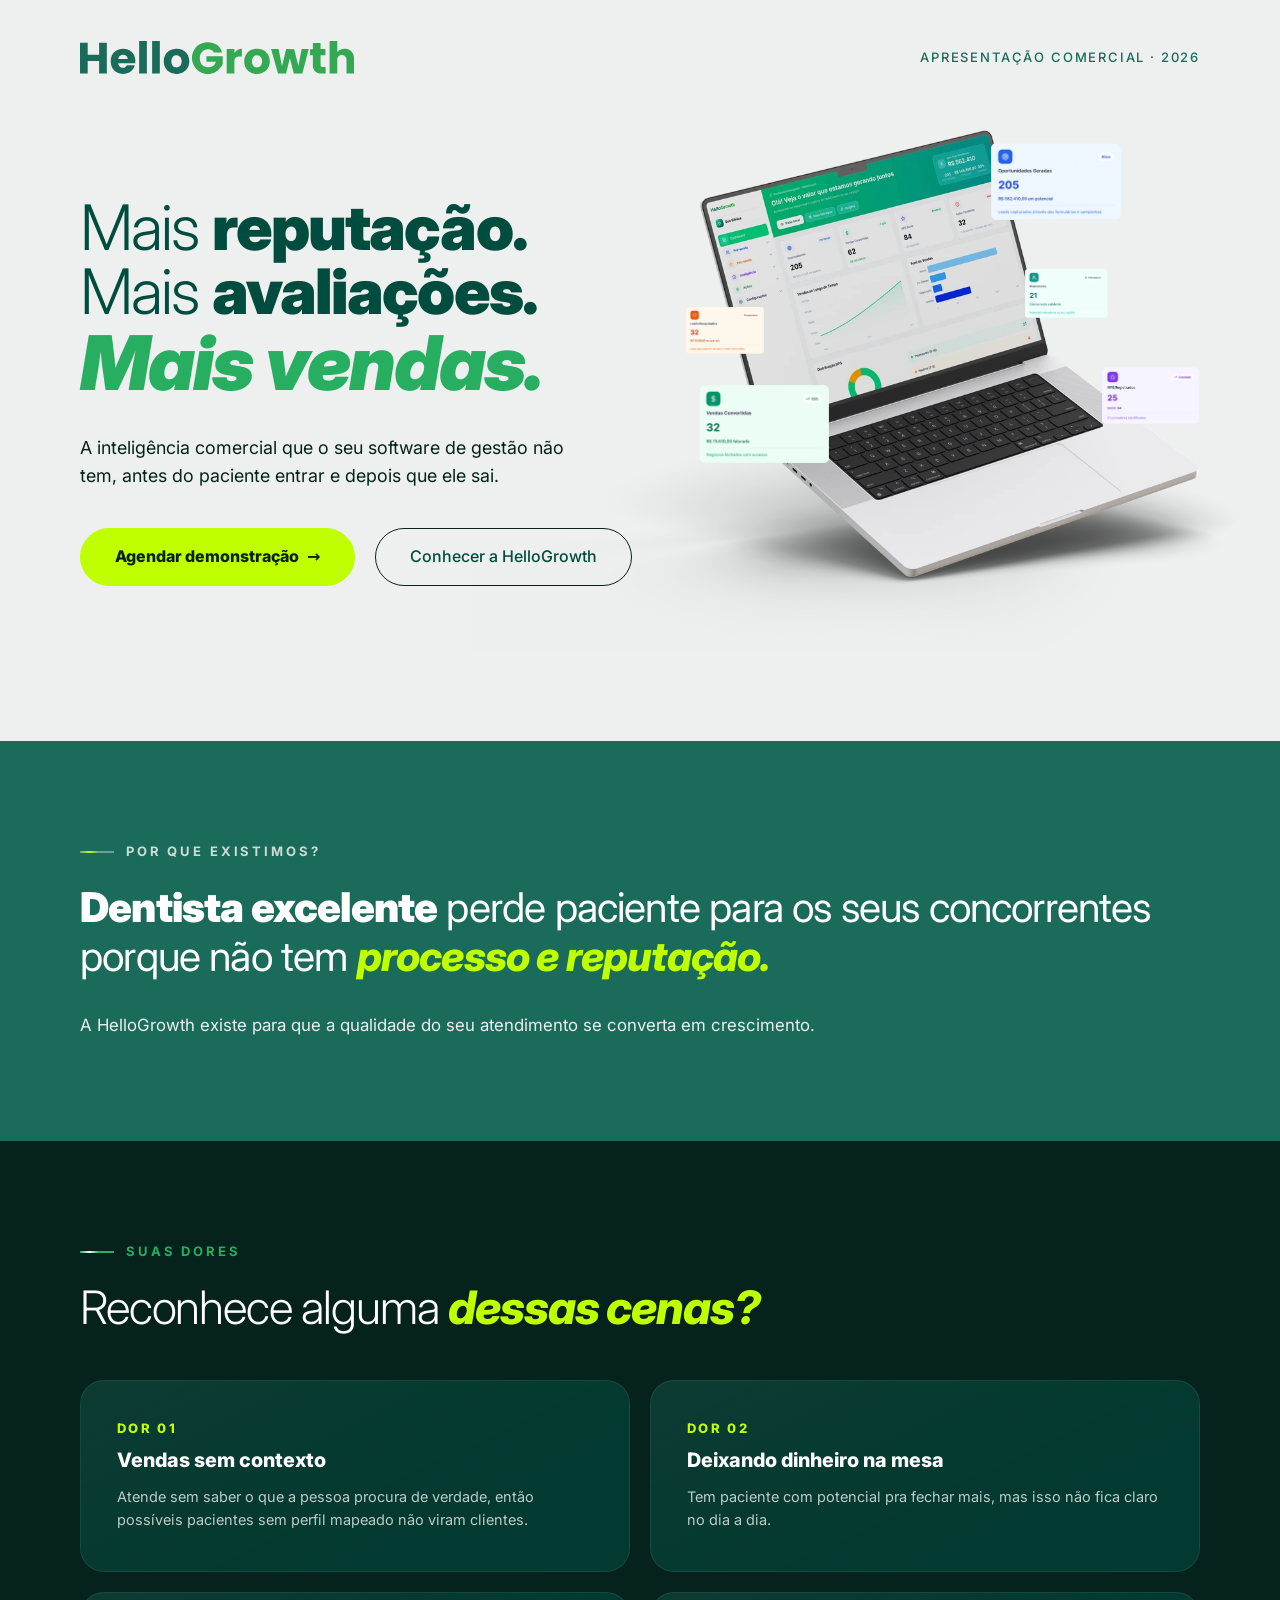
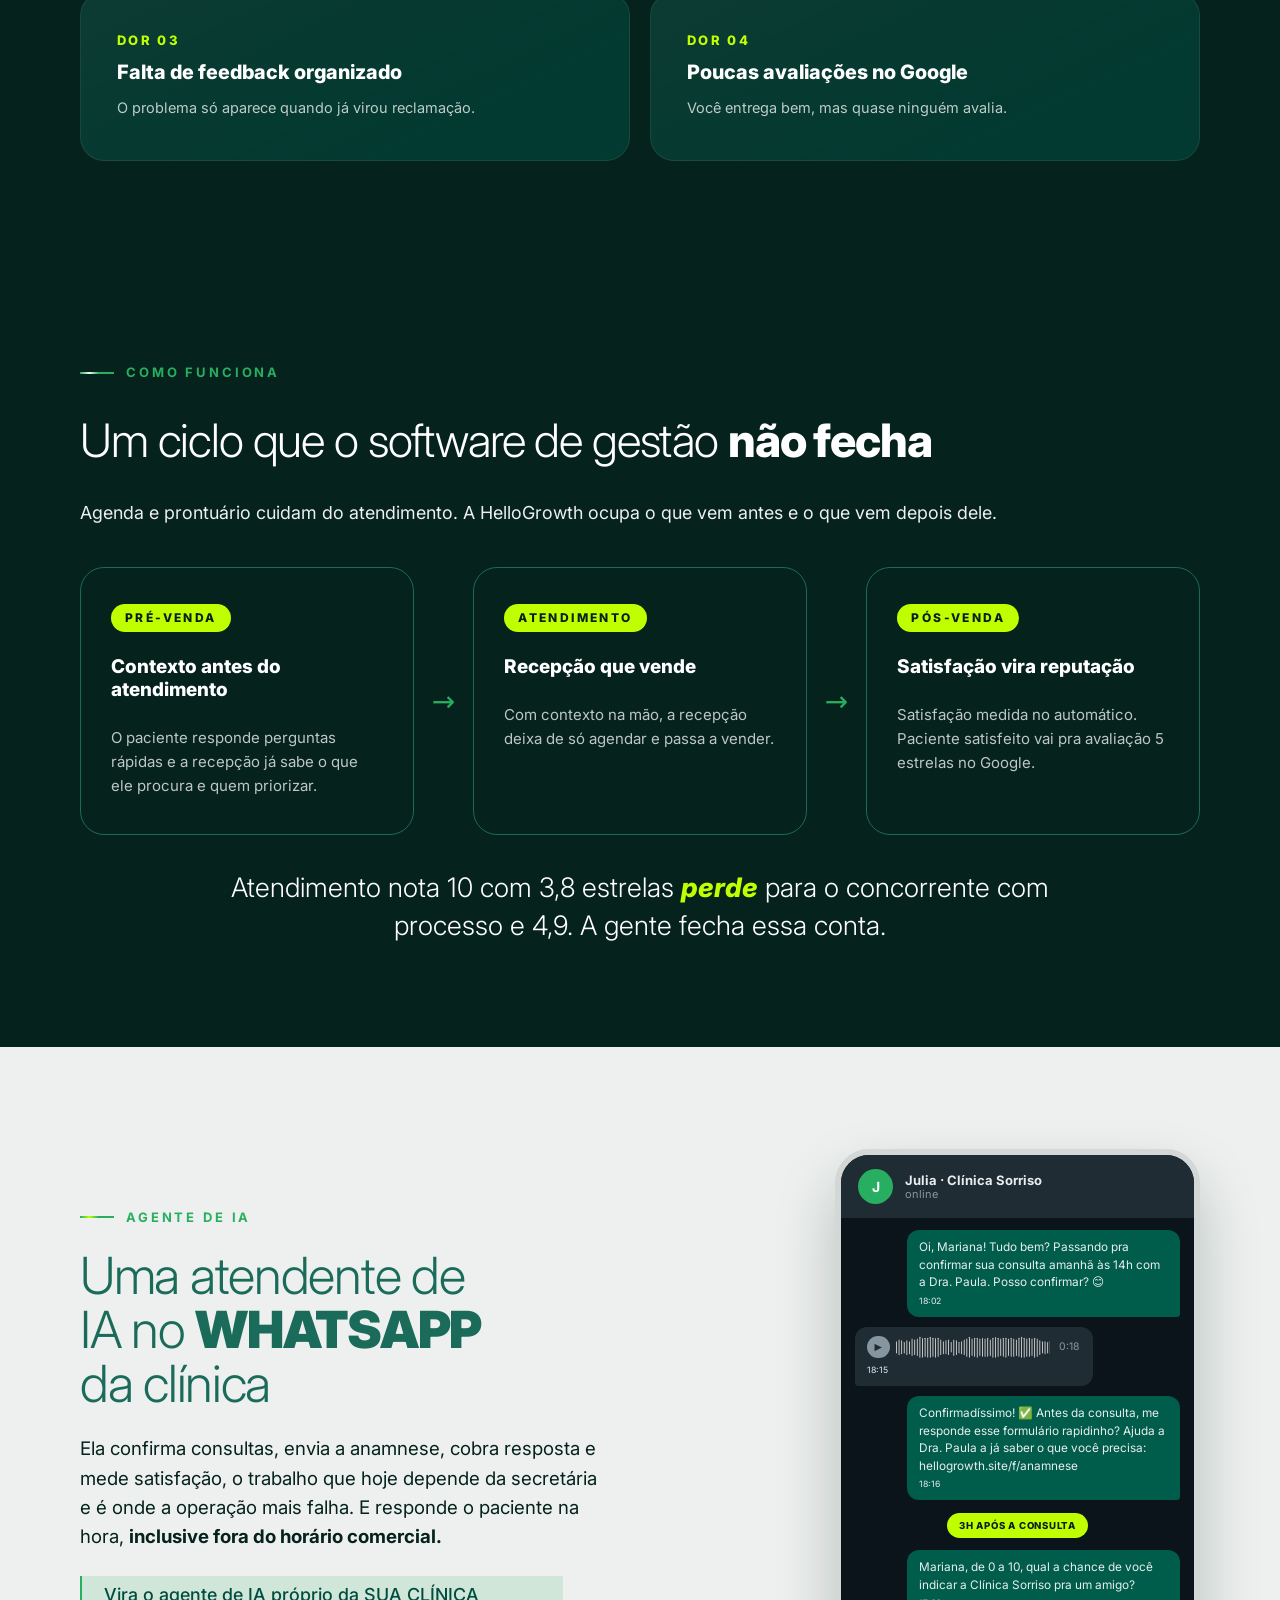
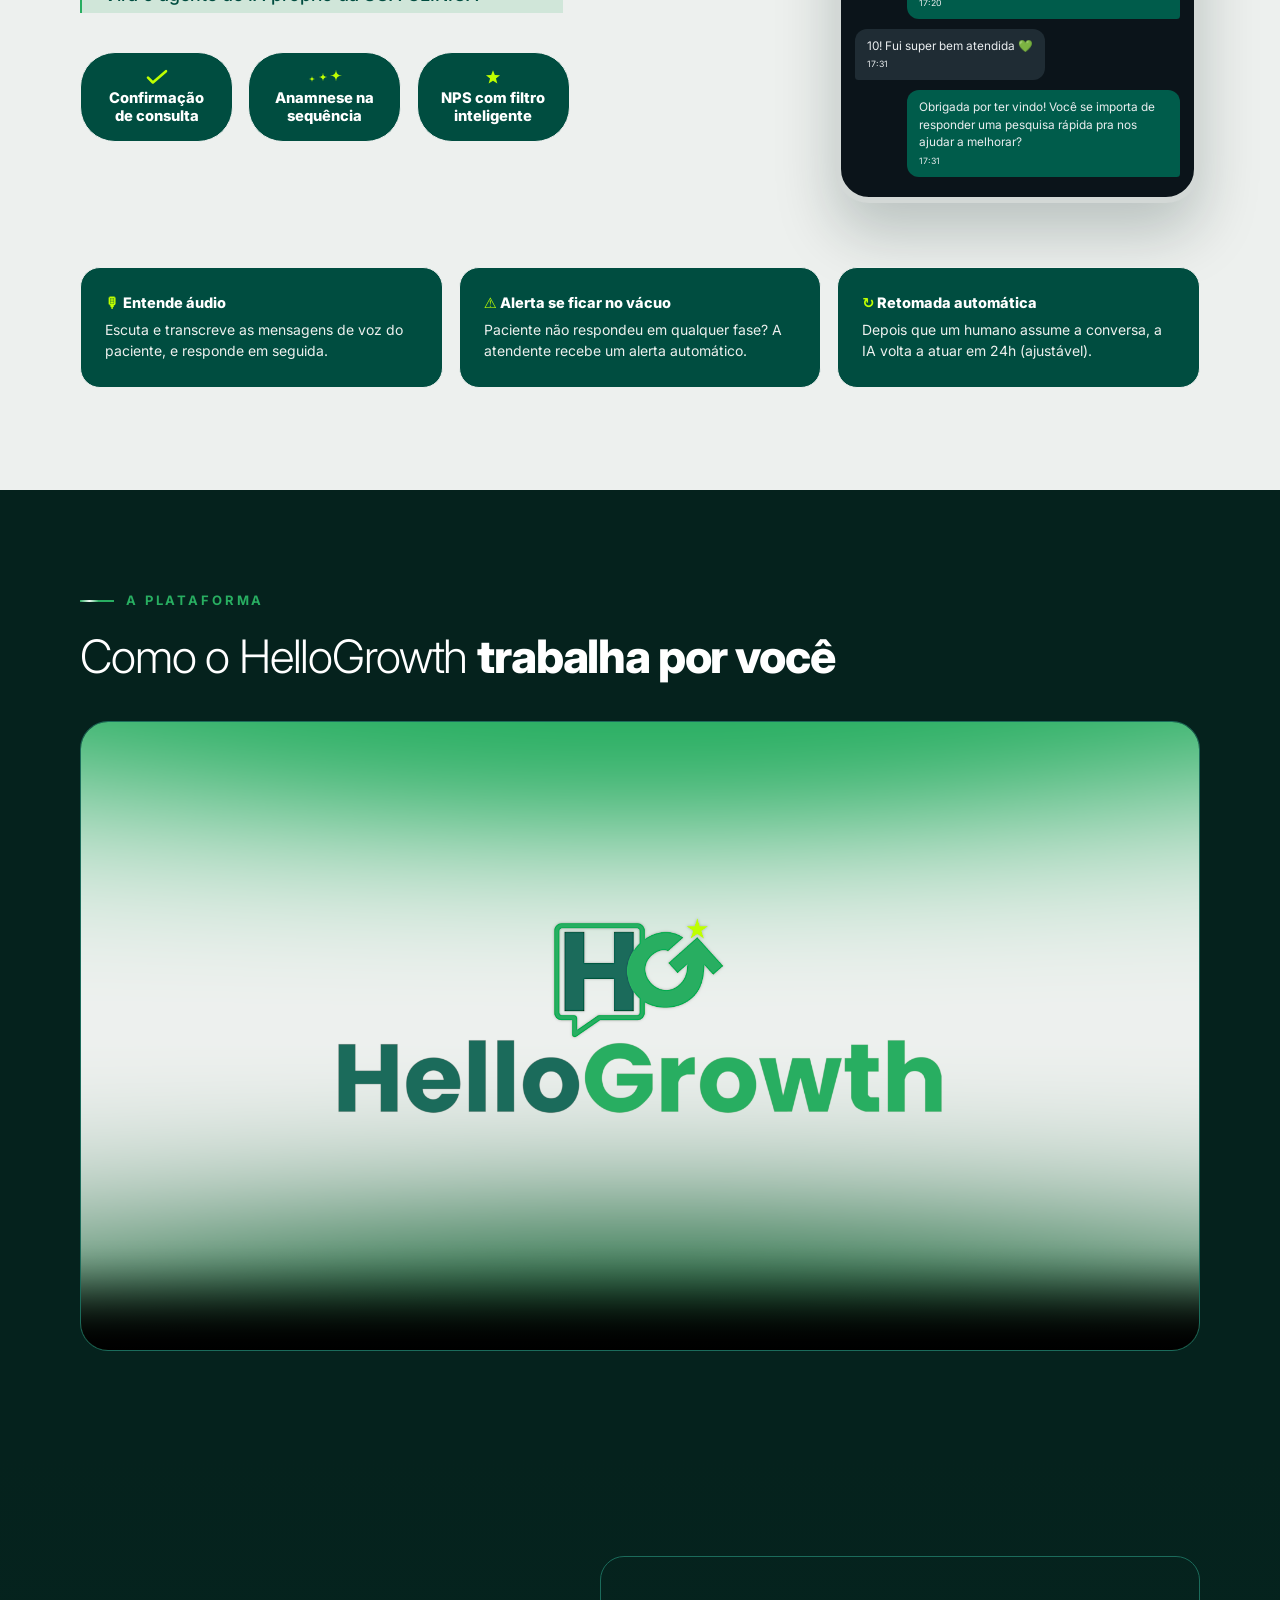
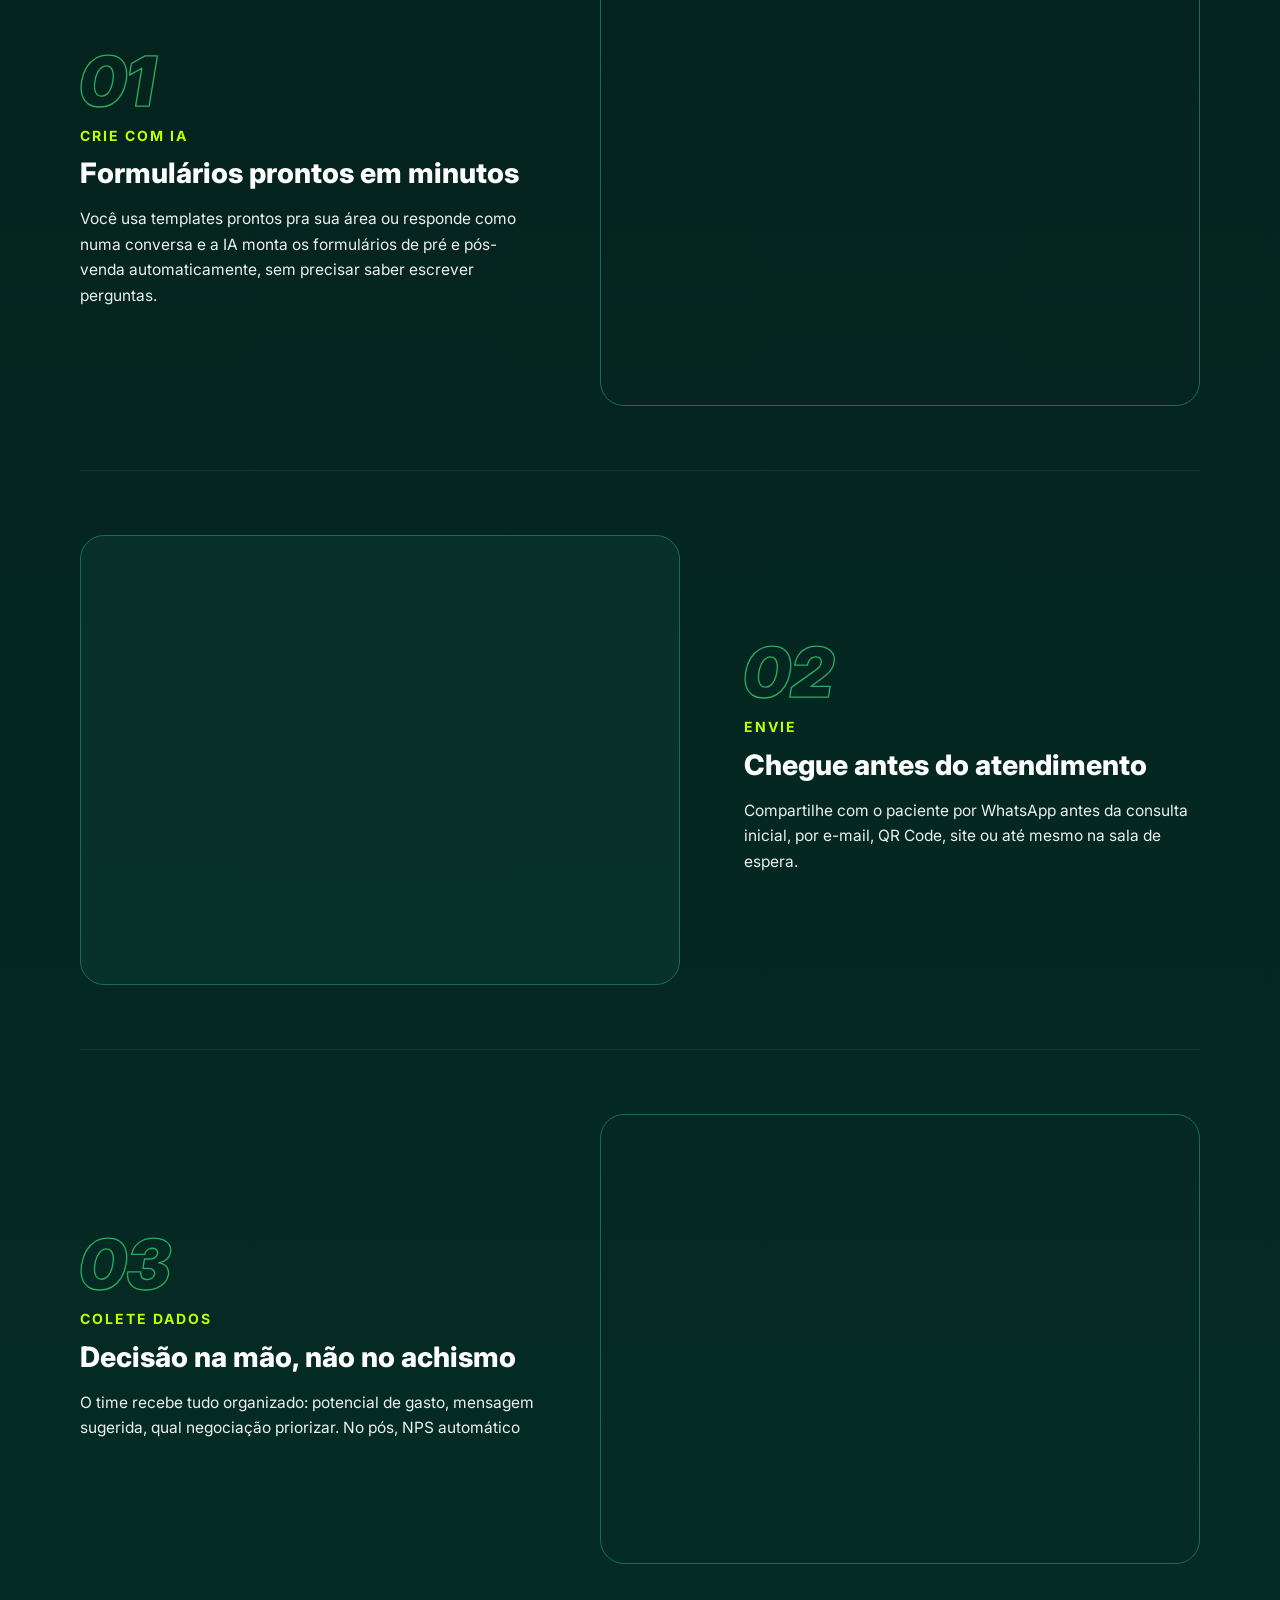
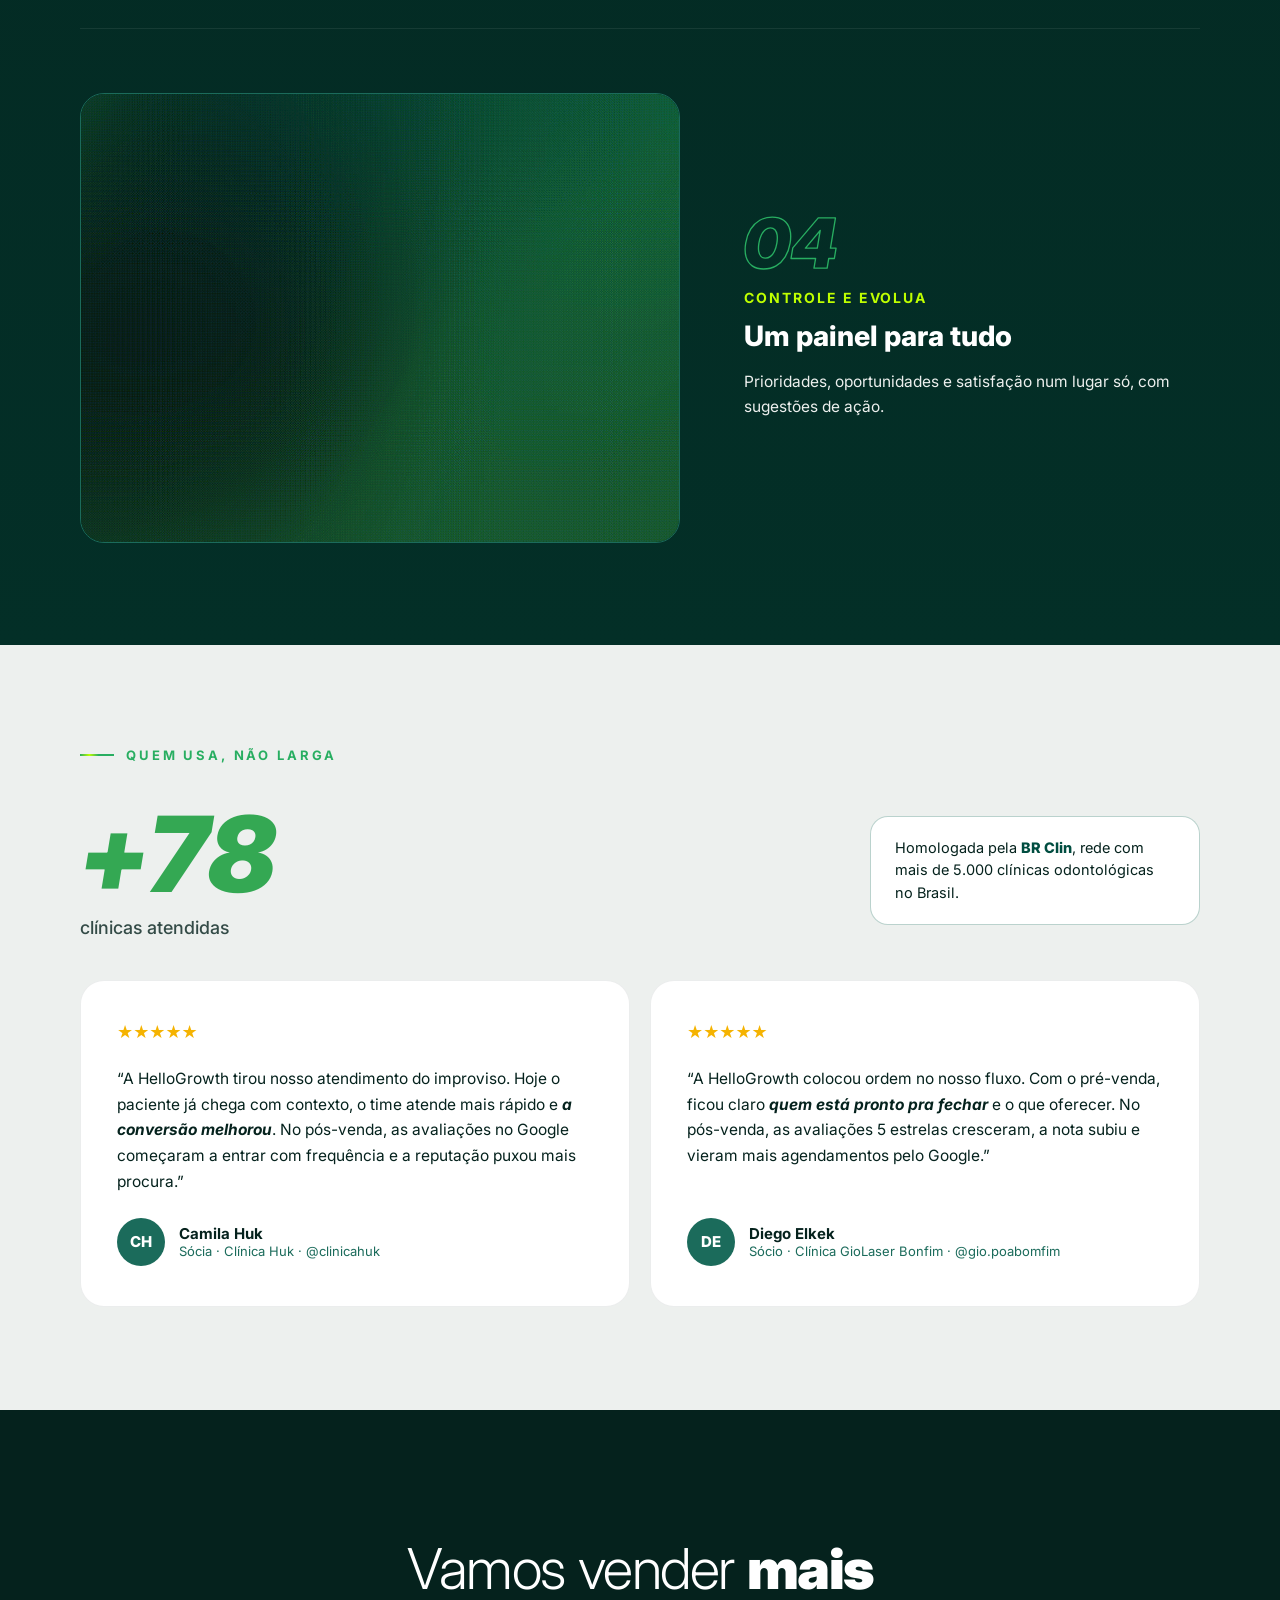
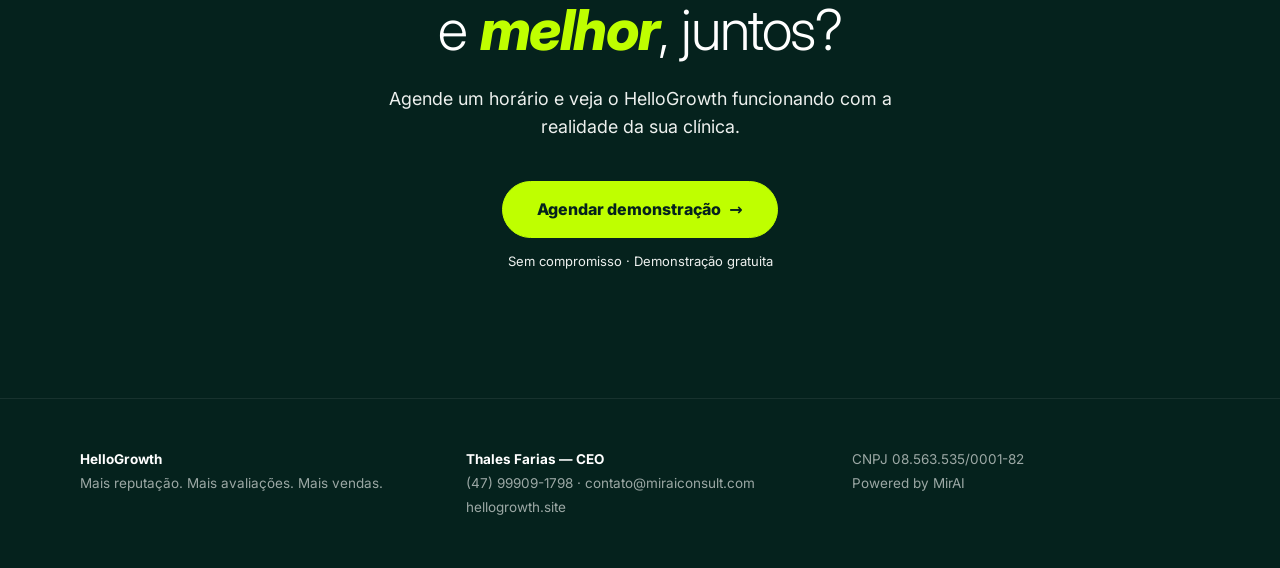
<file: index.html>
<!DOCTYPE html>
<html lang="pt-BR">
<head>
<meta charset="UTF-8">
<meta name="viewport" content="width=device-width, initial-scale=1">
<title>HelloGrowth — Mais reputação. Mais avaliações. Mais vendas.</title>
<meta name="description" content="A inteligência comercial que o seu software de gestão não tem, antes do paciente entrar e depois que ele sai. Pré-venda, atendimento e pós-venda para clínicas odontológicas.">

<meta property="og:type" content="website">
<meta property="og:locale" content="pt_BR">
<meta property="og:title" content="HelloGrowth — Mais reputação. Mais avaliações. Mais vendas.">
<meta property="og:description" content="A inteligência comercial que o seu software de gestão não tem, antes do paciente entrar e depois que ele sai.">
<meta property="og:url" content="https://hellogrowth.site/">
<meta name="theme-color" content="#05211c">

<link rel="icon" href="assets/favicon.svg" type="image/svg+xml">
<link rel="preload" href="assets/fonts/inter-latin.woff2" as="font" type="font/woff2" crossorigin>
<link rel="stylesheet" href="css/styles.css">

<script>
  /* Só esconde o que vai ser animado se houver JS. O timeout é a rede de
     segurança: se o script de animação não rodar, tudo volta à vista. */
  document.documentElement.classList.add('js');
  setTimeout(function () {
    if (!window.__hgAnim) document.documentElement.classList.remove('js');
  }, 2500);
</script>
</head>
<body>

<a class="skip-link" href="#conteudo">Pular para o conteúdo</a>

<!-- ============================ TOPO / HERO ============================ -->
<header class="site-header">
  <div class="wrap header-row">
    <a class="logo" href="/">
      <img src="assets/logo-hellogrowth.svg" width="308" height="37" alt="HelloGrowth">
    </a>
    <p class="kicker">Apresentação comercial · 2026</p>
  </div>
</header>

<main id="conteudo">

  <section class="hero">
    <div class="wrap hero-grid">
      <div class="hero-copy">
        <h1 class="hero-title">
          <span class="hero-line">Mais <strong>reputação.</strong></span>
          <span class="hero-line">Mais <strong>avaliações.</strong></span>
          <span class="hero-line hero-line--accent"><em>Mais vendas.</em></span>
        </h1>
        <p class="hero-sub">A inteligência comercial que o seu software de gestão não tem, antes do paciente entrar e depois que ele sai.</p>
        <div class="btn-row">
          <!-- TODO: trocar por link real de agendamento (Calendly / WhatsApp) -->
          <a class="btn btn--lime" href="#agendar">Agendar demonstração <span aria-hidden="true">→</span></a>
          <a class="btn btn--ghost" href="#plataforma">Conhecer a HelloGrowth</a>
        </div>
      </div>

      <div class="hero-media">
        <!-- notebook parado; os cards flutuam por cima, cada um no seu ritmo -->
        <div class="hero-stage">
          <picture>
            <source type="image/webp"
                    srcset="assets/hero-laptop-1200.webp 1200w,
                            assets/hero-laptop-2400.webp 2400w"
                    sizes="(min-width: 960px) 55vw, 100vw">
            <img class="hero-stage__base" src="assets/hero-laptop.png"
                 width="1200" height="815" fetchpriority="high" decoding="async"
                 alt="Notebook exibindo o dashboard da HelloGrowth, com cards de oportunidades geradas, vendas convertidas e NPS registrados.">
          </picture>

          <span class="hero-card" style="--x:67.57%;--y:2.37%;--w:17.0%">
            <img src="assets/hero-card-oportunidades.webp" alt="" aria-hidden="true"
                 style="--dur:8.2s;--delay:0s;--amp:16%;--ampx:1.4%;--rot:0.5deg">
          </span>
          <span class="hero-card" style="--x:72.05%;--y:26.57%;--w:10.79%">
            <img src="assets/hero-card-promotores.webp" alt="" aria-hidden="true"
                 style="--dur:4.8s;--delay:-2.1s;--amp:26%;--ampx:-2.6%;--rot:-1.2deg">
          </span>
          <span class="hero-card" style="--x:27.82%;--y:34.0%;--w:10.16%">
            <img src="assets/hero-card-leads.webp" alt="" aria-hidden="true"
                 style="--dur:6.9s;--delay:-4.3s;--amp:24%;--ampx:2.2%;--rot:1deg">
          </span>
          <span class="hero-card" style="--x:82.02%;--y:45.33%;--w:12.65%">
            <img src="assets/hero-card-nps.webp" alt="" aria-hidden="true"
                 style="--dur:5.6s;--delay:-1.2s;--amp:22%;--ampx:-1.8%;--rot:-0.7deg">
          </span>
          <span class="hero-card" style="--x:29.5%;--y:48.95%;--w:17.0%">
            <img src="assets/hero-card-vendas.webp" alt="" aria-hidden="true"
                 style="--dur:7.5s;--delay:-3.1s;--amp:15%;--ampx:1.2%;--rot:0.6deg">
          </span>
        </div>
      </div>
    </div>
  </section>

  <!-- ============================ POR QUE EXISTIMOS ============================ -->
  <section class="band-teal">
    <div class="wrap">
      <p class="eyebrow eyebrow--on-teal">Por que existimos?</p>
      <h2 class="band-teal__lead">
        <strong>Dentista excelente</strong> perde paciente para os seus concorrentes porque não tem <em class="lime">processo e reputação.</em>
      </h2>
      <p class="band-teal__note">A HelloGrowth existe para que a qualidade do seu atendimento se converta em crescimento.</p>
    </div>
  </section>

  <!-- ============================ SUAS DORES ============================ -->
  <section class="sec sec--ink" id="dores">
    <div class="wrap">
      <p class="eyebrow">Suas dores</p>
      <h2 class="h2">Reconhece alguma <em class="lime">dessas cenas?</em></h2>

      <ul class="pain-grid">
        <li class="pain-card">
          <p class="pain-card__tag">Dor 01</p>
          <h3 class="pain-card__title">Vendas sem contexto</h3>
          <p class="pain-card__text">Atende sem saber o que a pessoa procura de verdade, então possíveis pacientes sem perfil mapeado não viram clientes.</p>
        </li>
        <li class="pain-card">
          <p class="pain-card__tag">Dor 02</p>
          <h3 class="pain-card__title">Deixando dinheiro na mesa</h3>
          <p class="pain-card__text">Tem paciente com potencial pra fechar mais, mas isso não fica claro no dia a dia.</p>
        </li>
        <li class="pain-card">
          <p class="pain-card__tag">Dor 03</p>
          <h3 class="pain-card__title">Falta de feedback organizado</h3>
          <p class="pain-card__text">O problema só aparece quando já virou reclamação.</p>
        </li>
        <li class="pain-card">
          <p class="pain-card__tag">Dor 04</p>
          <h3 class="pain-card__title">Poucas avaliações no Google</h3>
          <p class="pain-card__text">Você entrega bem, mas quase ninguém avalia.</p>
        </li>
      </ul>
    </div>
  </section>

  <!-- ============================ COMO FUNCIONA ============================ -->
  <section class="sec sec--ink" id="como-funciona">
    <div class="wrap">
      <p class="eyebrow">Como funciona</p>
      <h2 class="h2">Um ciclo que o software de gestão <strong>não fecha</strong></h2>
      <p class="sec__lead">Agenda e prontuário cuidam do atendimento. A HelloGrowth ocupa o que vem antes e o que vem depois dele.</p>

      <ol class="stage-flow">
        <li class="stage">
          <p class="stage__tag">Pré-venda</p>
          <h3 class="stage__title">Contexto antes do atendimento</h3>
          <p class="stage__text">O paciente responde perguntas rápidas e a recepção já sabe o que ele procura e quem priorizar.</p>
        </li>
        <li class="stage-arrow" aria-hidden="true">→</li>
        <li class="stage">
          <p class="stage__tag">Atendimento</p>
          <h3 class="stage__title">Recepção que vende</h3>
          <p class="stage__text">Com contexto na mão, a recepção deixa de só agendar e passa a vender.</p>
        </li>
        <li class="stage-arrow" aria-hidden="true">→</li>
        <li class="stage">
          <p class="stage__tag">Pós-venda</p>
          <h3 class="stage__title">Satisfação vira reputação</h3>
          <p class="stage__text">Satisfação medida no automático. Paciente satisfeito vai pra avaliação 5 estrelas no Google.</p>
        </li>
      </ol>

      <p class="pullquote">Atendimento nota 10 com 3,8 estrelas <em class="lime">perde</em> para o concorrente com processo e 4,9. A gente fecha essa conta.</p>
    </div>
  </section>

  <!-- ============================ AGENTE DE IA ============================ -->
  <section class="sec sec--paper" id="agente-ia">
    <div class="wrap ai-grid">
      <div class="ai-copy">
        <p class="eyebrow">Agente de IA</p>
        <h2 class="h2 h2--ai">
          <span>Uma atendente de</span>
          <span>IA no <strong>WHATSAPP</strong></span>
          <span>da clínica</span>
        </h2>
        <p class="ai-text">Ela confirma consultas, envia a anamnese, cobra resposta e mede satisfação, o trabalho que hoje depende da secretária e é onde a operação mais falha. E responde o paciente na hora, <strong>inclusive fora do horário comercial.</strong></p>
        <p class="ai-flag">Vira o agente de IA próprio da SUA CLÍNICA</p>

        <ul class="pill-flow">
          <li class="pill"><svg class="pill__icon" viewBox="0 0 22 16" width="22" height="16" aria-hidden="true"><path d="M2 8.6 6.9 13.5 20 2.2" fill="none" stroke="currentColor" stroke-width="2.6" stroke-linecap="round" stroke-linejoin="round"/></svg>Confirmação<br>de consulta</li>
          <li class="pill"><svg class="pill__icon" viewBox="0 0 34 16" width="34" height="16" aria-hidden="true"><path d="M4.00 6.80Q4.00 10.00 7.20 10.00Q4.00 10.00 4.00 13.20Q4.00 10.00 0.80 10.00Q4.00 10.00 4.00 6.80ZM15.00 3.40Q15.00 8.00 19.60 8.00Q15.00 8.00 15.00 12.60Q15.00 8.00 10.40 8.00Q15.00 8.00 15.00 3.40ZM28.00 0.50Q28.00 6.50 34.00 6.50Q28.00 6.50 28.00 12.50Q28.00 6.50 22.00 6.50Q28.00 6.50 28.00 0.50Z" fill="currentColor"/></svg>Anamnese na<br>sequência</li>
          <li class="pill"><svg class="pill__icon" viewBox="0 0 18 16" width="18" height="16" aria-hidden="true"><path d="M9.00 1.20L10.82 6.09L16.04 6.31L11.95 9.56L13.35 14.59L9.00 11.70L4.65 14.59L6.05 9.56L1.96 6.31L7.18 6.09Z" fill="currentColor"/></svg>NPS com filtro<br>inteligente</li>
        </ul>
      </div>

      <!-- Mock de conversa do WhatsApp, reconstruído em HTML/CSS -->
      <div class="phone" role="img" aria-label="Simulação de conversa no WhatsApp entre a atendente de IA Julia, da Clínica Sorriso, e a paciente Mariana: confirmação de consulta, envio da anamnese e pesquisa de NPS após o atendimento.">
        <div class="phone__bar">
          <span class="phone__avatar" aria-hidden="true">J</span>
          <span class="phone__who">
            <span class="phone__name">Julia · Clínica Sorriso</span>
            <span class="phone__status">online</span>
          </span>
        </div>
        <div class="phone__chat">
          <div class="msg msg--out">
            <p>Oi, Mariana! Tudo bem? Passando pra confirmar sua consulta amanhã às 14h com a Dra. Paula. Posso confirmar? 😊</p>
            <time>18:02</time>
          </div>

          <div class="msg msg--in msg--audio">
            <span class="audio">
              <span class="audio__play" aria-hidden="true">▶</span>
              <svg class="audio__wave" aria-hidden="true" viewBox="0 0 154.69 22.595" preserveAspectRatio="none" fill="#d9d9d9"><rect x="0.00" y="5.21" width="0.869" height="12.17" rx="0.434"/><rect x="2.61" y="3.48" width="0.869" height="15.64" rx="0.434"/><rect x="5.21" y="4.35" width="0.869" height="13.90" rx="0.434"/><rect x="7.82" y="6.08" width="0.869" height="11.30" rx="0.434"/><rect x="10.43" y="4.35" width="0.869" height="14.77" rx="0.434"/><rect x="13.03" y="5.21" width="0.869" height="13.04" rx="0.434"/><rect x="15.64" y="2.61" width="0.869" height="17.38" rx="0.434"/><rect x="18.25" y="3.48" width="0.869" height="15.64" rx="0.434"/><rect x="20.86" y="2.61" width="0.869" height="17.38" rx="0.434"/><rect x="23.46" y="0.87" width="0.869" height="20.86" rx="0.434"/><rect x="26.07" y="1.74" width="0.869" height="19.99" rx="0.434"/><rect x="28.68" y="1.74" width="0.869" height="19.12" rx="0.434"/><rect x="31.28" y="1.74" width="0.869" height="19.99" rx="0.434"/><rect x="33.89" y="0.87" width="0.869" height="20.86" rx="0.434"/><rect x="36.50" y="1.74" width="0.869" height="19.12" rx="0.434"/><rect x="39.11" y="1.74" width="0.869" height="19.99" rx="0.434"/><rect x="41.71" y="1.74" width="0.869" height="19.12" rx="0.434"/><rect x="44.32" y="3.48" width="0.869" height="15.64" rx="0.434"/><rect x="46.93" y="5.21" width="0.869" height="13.04" rx="0.434"/><rect x="49.53" y="4.35" width="0.869" height="13.90" rx="0.434"/><rect x="52.14" y="3.48" width="0.869" height="15.64" rx="0.434"/><rect x="54.75" y="6.08" width="0.869" height="10.43" rx="0.434"/><rect x="57.36" y="3.48" width="0.869" height="16.51" rx="0.434"/><rect x="59.96" y="4.35" width="0.869" height="14.77" rx="0.434"/><rect x="62.57" y="6.08" width="0.869" height="11.30" rx="0.434"/><rect x="65.18" y="5.21" width="0.869" height="13.04" rx="0.434"/><rect x="67.78" y="3.48" width="0.869" height="15.64" rx="0.434"/><rect x="70.39" y="2.61" width="0.869" height="18.25" rx="0.434"/><rect x="73.00" y="0.87" width="0.869" height="20.86" rx="0.434"/><rect x="75.61" y="2.61" width="0.869" height="17.38" rx="0.434"/><rect x="78.21" y="1.74" width="0.869" height="19.12" rx="0.434"/><rect x="80.82" y="1.74" width="0.869" height="19.99" rx="0.434"/><rect x="83.43" y="2.61" width="0.869" height="17.38" rx="0.434"/><rect x="86.03" y="1.74" width="0.869" height="19.12" rx="0.434"/><rect x="88.64" y="2.61" width="0.869" height="18.25" rx="0.434"/><rect x="91.25" y="1.74" width="0.869" height="19.12" rx="0.434"/><rect x="93.86" y="3.48" width="0.869" height="16.51" rx="0.434"/><rect x="96.46" y="1.74" width="0.869" height="19.99" rx="0.434"/><rect x="99.07" y="0.87" width="0.869" height="20.86" rx="0.434"/><rect x="101.68" y="1.74" width="0.869" height="19.12" rx="0.434"/><rect x="104.28" y="2.61" width="0.869" height="17.38" rx="0.434"/><rect x="106.89" y="1.74" width="0.869" height="19.12" rx="0.434"/><rect x="109.50" y="1.74" width="0.869" height="19.99" rx="0.434"/><rect x="112.11" y="2.61" width="0.869" height="17.38" rx="0.434"/><rect x="114.71" y="1.74" width="0.869" height="19.12" rx="0.434"/><rect x="117.32" y="2.61" width="0.869" height="18.25" rx="0.434"/><rect x="119.93" y="3.48" width="0.869" height="16.51" rx="0.434"/><rect x="122.53" y="1.74" width="0.869" height="19.12" rx="0.434"/><rect x="125.14" y="0.87" width="0.869" height="20.86" rx="0.434"/><rect x="127.75" y="1.74" width="0.869" height="19.99" rx="0.434"/><rect x="130.36" y="2.61" width="0.869" height="18.25" rx="0.434"/><rect x="132.96" y="1.74" width="0.869" height="19.12" rx="0.434"/><rect x="135.57" y="2.61" width="0.869" height="17.38" rx="0.434"/><rect x="138.18" y="1.74" width="0.869" height="19.99" rx="0.434"/><rect x="140.78" y="2.61" width="0.869" height="18.25" rx="0.434"/><rect x="143.39" y="4.35" width="0.869" height="14.77" rx="0.434"/><rect x="146.00" y="5.21" width="0.869" height="12.17" rx="0.434"/><rect x="148.61" y="5.21" width="0.869" height="13.04" rx="0.434"/><rect x="151.21" y="6.08" width="0.869" height="11.30" rx="0.434"/><rect x="153.82" y="4.35" width="0.869" height="13.90" rx="0.434"/></svg>
              <span class="audio__len">0:18</span>
            </span>
            <time>18:15</time>
          </div>

          <div class="msg msg--out">
            <p>Confirmadíssimo! ✅ Antes da consulta, me responde esse formulário rapidinho? Ajuda a Dra. Paula a já saber o que você precisa: hellogrowth.site/f/anamnese</p>
            <time>18:16</time>
          </div>

          <p class="chat-divider"><span>3h após a consulta</span></p>

          <div class="msg msg--out">
            <p>Mariana, de 0 a 10, qual a chance de você indicar a Clínica Sorriso pra um amigo?</p>
            <time>17:20</time>
          </div>

          <div class="msg msg--in">
            <p>10! Fui super bem atendida 💚</p>
            <time>17:31</time>
          </div>

          <div class="msg msg--out">
            <p>Obrigada por ter vindo! Você se importa de responder uma pesquisa rápida pra nos ajudar a melhorar?</p>
            <time>17:31</time>
          </div>
        </div>
      </div>
    </div>

    <div class="wrap">
      <ul class="feat-grid">
        <li class="feat">
          <h3 class="feat__title"><span aria-hidden="true">🎙</span> Entende áudio</h3>
          <p class="feat__text">Escuta e transcreve as mensagens de voz do paciente, e responde em seguida.</p>
        </li>
        <li class="feat">
          <h3 class="feat__title"><span aria-hidden="true">⚠</span> Alerta se ficar no vácuo</h3>
          <p class="feat__text">Paciente não respondeu em qualquer fase? A atendente recebe um alerta automático.</p>
        </li>
        <li class="feat">
          <h3 class="feat__title"><span aria-hidden="true">↻</span> Retomada automática</h3>
          <p class="feat__text">Depois que um humano assume a conversa, a IA volta a atuar em 24h (ajustável).</p>
        </li>
      </ul>
    </div>
  </section>

  <!-- ============================ A PLATAFORMA ============================ -->
  <section class="sec sec--ink" id="plataforma">
    <div class="wrap">
      <p class="eyebrow">A plataforma</p>
      <h2 class="h2">Como o HelloGrowth <strong>trabalha por você</strong></h2>

      <!-- Motion Hello Growth (V10). O .mov entregue já vinha em H.264, então
           aqui só trocou o invólucro para .mp4 — nenhum pixel foi recodificado. -->
      <video class="platform-video" controls playsinline preload="none"
             poster="assets/video/capa-motion.png">
        <source src="assets/video/motion-hellogrowth.mp4" type="video/mp4">
        <p class="video-alt">Seu navegador não reproduz este vídeo.
          <a href="assets/video/motion-hellogrowth.mp4">Baixar o Motion institucional</a>.</p>
      </video>
    </div>
  </section>

  <!-- ============================ PASSOS 01–04 ============================ -->
  <section class="sec steps" id="passos">
    <div class="wrap">

      <article class="step">
        <div class="step__copy">
          <p class="step__num"><svg class="step__num-art" role="img" aria-label="Passo 1" viewBox="0.99 -58.91 88.65 61.08" style="--w:1.1366em"><path d="M23.12 0.91Q15.27 0.91 10.25 -2.63Q5.22 -6.17 3.31 -12.72Q1.41 -19.27 2.89 -28.34Q4.42 -37.44 8.49 -44.01Q12.57 -50.58 18.78 -54.12Q24.98 -57.66 32.83 -57.66Q40.71 -57.66 45.72 -54.12Q50.73 -50.58 52.63 -44.01Q54.54 -37.44 53.02 -28.34Q51.53 -19.27 47.46 -12.70Q43.38 -6.13 37.19 -2.61Q31.00 0.91 23.12 0.91ZM88.40 -56.75 78.99 0.00H63.76L70.84 -42.85H70.76L56.86 -35.12L59.03 -48.22L74.38 -56.75ZM25.14 -11.27Q28.30 -11.27 30.91 -13.33Q33.52 -15.39 35.36 -19.21Q37.21 -23.04 38.09 -28.34Q38.96 -33.67 38.37 -37.50Q37.78 -41.32 35.88 -43.40Q33.97 -45.47 30.81 -45.47Q27.69 -45.47 25.06 -43.40Q22.43 -41.32 20.57 -37.50Q18.70 -33.67 17.82 -28.34Q16.95 -23.04 17.54 -19.21Q18.13 -15.39 20.07 -13.33Q22.01 -11.27 25.14 -11.27Z" fill="none" stroke="currentColor" stroke-width="1.5" stroke-linejoin="round"/></svg></p>
          <p class="step__tag">Crie com IA</p>
          <h3 class="step__title">Formulários prontos em minutos</h3>
          <p class="step__text">Você usa templates prontos pra sua área ou responde como numa conversa e a IA monta os formulários de pré e pós-venda automaticamente, sem precisar saber escrever perguntas.</p>
        </div>
        <video class="step-loop" loop muted playsinline preload="none"
               poster="assets/video/poster1.webp"
               aria-label="Demonstração: a IA montando os formulários de pré e pós-venda.">
          <source src="assets/video/passo1.webm"
                  type='video/webm; codecs="vp09.01.30.08"'>
          <source src="assets/video/passo1.mp4" type="video/mp4">
        </video>
      </article>

      <hr class="step-rule">

      <article class="step step--reverse">
        <div class="step__copy">
          <p class="step__num"><svg class="step__num-art" role="img" aria-label="Passo 2" viewBox="0.99 -58.91 103.18 61.08" style="--w:1.3228em"><path d="M23.12 0.91Q15.27 0.91 10.25 -2.63Q5.22 -6.17 3.31 -12.72Q1.41 -19.27 2.89 -28.34Q4.42 -37.44 8.49 -44.01Q12.57 -50.58 18.78 -54.12Q24.98 -57.66 32.83 -57.66Q40.71 -57.66 45.72 -54.12Q50.73 -50.58 52.63 -44.01Q54.54 -37.44 53.02 -28.34Q51.53 -19.27 47.46 -12.70Q43.38 -6.13 37.19 -2.61Q31.00 0.91 23.12 0.91ZM52.67 0.00 54.50 -11.04 78.69 -28.26Q80.40 -29.48 82.44 -30.96Q84.47 -32.45 86.09 -34.32Q87.71 -36.18 88.09 -38.54Q88.44 -40.68 87.81 -42.24Q87.18 -43.80 85.73 -44.64Q84.28 -45.47 82.15 -45.47Q79.87 -45.47 77.87 -44.41Q75.87 -43.34 74.50 -41.29Q73.12 -39.23 72.63 -36.26H58.12Q59.22 -42.85 62.58 -47.65Q65.93 -52.44 71.14 -55.05Q76.36 -57.66 83.03 -57.66Q89.58 -57.66 94.32 -55.49Q99.06 -53.32 101.33 -49.25Q103.59 -45.17 102.64 -39.46Q102.11 -36.33 100.83 -33.76Q99.56 -31.19 97.60 -28.91Q95.63 -26.62 93.02 -24.45Q90.42 -22.28 87.22 -19.96L76.82 -12.34L76.78 -12.26H98.26L96.24 0.00ZM25.14 -11.27Q28.30 -11.27 30.91 -13.33Q33.52 -15.39 35.36 -19.21Q37.21 -23.04 38.09 -28.34Q38.96 -33.67 38.37 -37.50Q37.78 -41.32 35.88 -43.40Q33.97 -45.47 30.81 -45.47Q27.69 -45.47 25.06 -43.40Q22.43 -41.32 20.57 -37.50Q18.70 -33.67 17.82 -28.34Q16.95 -23.04 17.54 -19.21Q18.13 -15.39 20.07 -13.33Q22.01 -11.27 25.14 -11.27Z" fill="none" stroke="currentColor" stroke-width="1.5" stroke-linejoin="round"/></svg></p>
          <p class="step__tag">Envie</p>
          <h3 class="step__title">Chegue antes do atendimento</h3>
          <p class="step__text">Compartilhe com o paciente por WhatsApp antes da consulta inicial, por e-mail, QR Code, site ou até mesmo na sala de espera.</p>
        </div>
        <video class="step-loop" loop muted playsinline preload="none"
               poster="assets/video/poster2.webp"
               aria-label="Demonstração: o formulário chegando ao paciente e o quadro de oportunidades.">
          <source src="assets/video/passo2.webm"
                  type='video/webm; codecs="vp09.01.30.08"'>
          <source src="assets/video/passo2.mp4" type="video/mp4">
        </video>
      </article>

      <hr class="step-rule">

      <article class="step">
        <div class="step__copy">
          <p class="step__num"><svg class="step__num-art" role="img" aria-label="Passo 3" viewBox="0.99 -58.91 103.66 61.08" style="--w:1.3290em"><path d="M23.12 0.91Q15.27 0.91 10.25 -2.63Q5.22 -6.17 3.31 -12.72Q1.41 -19.27 2.89 -28.34Q4.42 -37.44 8.49 -44.01Q12.57 -50.58 18.78 -54.12Q24.98 -57.66 32.83 -57.66Q40.71 -57.66 45.72 -54.12Q50.73 -50.58 52.63 -44.01Q54.54 -37.44 53.02 -28.34Q51.53 -19.27 47.46 -12.70Q43.38 -6.13 37.19 -2.61Q31.00 0.91 23.12 0.91ZM74.88 0.91Q66.76 0.91 62.10 -1.98Q57.43 -4.88 55.76 -9.54Q54.08 -14.21 54.96 -19.50H69.81Q69.35 -16.83 70.00 -14.89Q70.65 -12.95 72.29 -11.92Q73.92 -10.89 76.44 -10.89Q78.72 -10.89 80.59 -11.69Q82.46 -12.49 83.67 -13.92Q84.89 -15.35 85.20 -17.18Q85.50 -19.08 84.67 -20.49Q83.83 -21.90 82.02 -22.68Q80.21 -23.46 77.54 -23.46H72.06L73.81 -34.12H79.29Q81.85 -34.12 83.79 -34.83Q85.73 -35.53 86.91 -36.85Q88.09 -38.16 88.40 -39.99Q88.70 -41.82 88.04 -43.23Q87.37 -44.64 85.96 -45.44Q84.55 -46.24 82.53 -46.24Q80.44 -46.24 78.65 -45.36Q76.86 -44.48 75.64 -42.92Q74.42 -41.36 74.08 -39.30H59.30Q60.18 -44.52 63.41 -48.67Q66.65 -52.83 71.93 -55.24Q77.20 -57.66 84.13 -57.66Q90.42 -57.66 94.99 -55.64Q99.56 -53.62 101.77 -50.08Q103.97 -46.54 103.21 -41.89Q102.38 -36.71 98.59 -33.53Q94.80 -30.35 89.84 -29.78V-29.67Q94.03 -29.25 96.62 -27.27Q99.21 -25.29 100.24 -22.34Q101.27 -19.39 100.70 -16.00Q99.90 -11.16 96.40 -7.33Q92.89 -3.50 87.37 -1.29Q81.85 0.91 74.88 0.91ZM25.14 -11.27Q28.30 -11.27 30.91 -13.33Q33.52 -15.39 35.36 -19.21Q37.21 -23.04 38.09 -28.34Q38.96 -33.67 38.37 -37.50Q37.78 -41.32 35.88 -43.40Q33.97 -45.47 30.81 -45.47Q27.69 -45.47 25.06 -43.40Q22.43 -41.32 20.57 -37.50Q18.70 -33.67 17.82 -28.34Q16.95 -23.04 17.54 -19.21Q18.13 -15.39 20.07 -13.33Q22.01 -11.27 25.14 -11.27Z" fill="none" stroke="currentColor" stroke-width="1.5" stroke-linejoin="round"/></svg></p>
          <p class="step__tag">Colete dados</p>
          <h3 class="step__title">Decisão na mão, não no achismo</h3>
          <p class="step__text">O time recebe tudo organizado: potencial de gasto, mensagem sugerida, qual negociação priorizar. No pós, NPS automático</p>
        </div>
        <video class="step-loop" loop muted playsinline preload="none"
               poster="assets/video/poster3.webp"
               aria-label="Demonstração: abrindo um cliente dentro do quadro de oportunidades.">
          <source src="assets/video/passo3.webm"
                  type='video/webm; codecs="vp09.01.30.08"'>
          <source src="assets/video/passo3.mp4" type="video/mp4">
        </video>
      </article>

      <hr class="step-rule">

      <article class="step step--reverse">
        <div class="step__copy">
          <p class="step__num"><svg class="step__num-art" role="img" aria-label="Passo 4" viewBox="0.99 -58.91 105.15 61.08" style="--w:1.3480em"><path d="M23.12 0.91Q15.27 0.91 10.25 -2.63Q5.22 -6.17 3.31 -12.72Q1.41 -19.27 2.89 -28.34Q4.42 -37.44 8.49 -44.01Q12.57 -50.58 18.78 -54.12Q24.98 -57.66 32.83 -57.66Q40.71 -57.66 45.72 -54.12Q50.73 -50.58 52.63 -44.01Q54.54 -37.44 53.02 -28.34Q51.53 -19.27 47.46 -12.70Q43.38 -6.13 37.19 -2.61Q31.00 0.91 23.12 0.91ZM54.08 -10.97 56.06 -22.93 84.78 -56.75H104.24L98.58 -22.62H104.89L102.98 -10.97H96.65L94.83 0.00H79.98L81.81 -10.97ZM25.14 -11.27Q28.30 -11.27 30.91 -13.33Q33.52 -15.39 35.36 -19.21Q37.21 -23.04 38.09 -28.34Q38.96 -33.67 38.37 -37.50Q37.78 -41.32 35.88 -43.40Q33.97 -45.47 30.81 -45.47Q27.69 -45.47 25.06 -43.40Q22.43 -41.32 20.57 -37.50Q18.70 -33.67 17.82 -28.34Q16.95 -23.04 17.54 -19.21Q18.13 -15.39 20.07 -13.33Q22.01 -11.27 25.14 -11.27ZM87.03 -42.58H86.99L70.31 -22.70L70.27 -22.62H83.71Z" fill="none" stroke="currentColor" stroke-width="1.5" stroke-linejoin="round"/></svg></p>
          <p class="step__tag">Controle e evolua</p>
          <h3 class="step__title">Um painel para tudo</h3>
          <p class="step__text">Prioridades, oportunidades e satisfação num lugar só, com sugestões de ação.</p>
        </div>
        <video class="step-loop" loop muted playsinline preload="none"
               poster="assets/video/poster4.webp"
               aria-label="Demonstração: o painel com prioridades, oportunidades e NPS.">
          <source src="assets/video/passo4.webm"
                  type='video/webm; codecs="vp09.01.30.08"'>
          <source src="assets/video/passo4.mp4" type="video/mp4">
        </video>
      </article>

    </div>
  </section>

  <!-- ============================ PROVA SOCIAL ============================ -->
  <section class="sec sec--paper" id="clientes">
    <div class="wrap">
      <p class="eyebrow">Quem usa, não larga</p>

      <div class="proof-head">
        <div class="proof-stat">
          <p class="proof-stat__num">+100</p>
          <p class="proof-stat__label">clínicas atendidas</p>
        </div>
        <p class="proof-badge">Homologada pela <strong>BR Clin</strong>, rede com mais de 5.000 clínicas odontológicas no Brasil.</p>
      </div>

      <ul class="quote-grid">
        <li class="quote">
          <p class="quote__stars" aria-label="5 de 5 estrelas"><span aria-hidden="true">★★★★★</span></p>
          <blockquote class="quote__text">“A HelloGrowth tirou nosso atendimento do improviso. Hoje o paciente já chega com contexto, o time atende mais rápido e <em>a conversão melhorou</em>. No pós-venda, as avaliações no Google começaram a entrar com frequência e a reputação puxou mais procura.”</blockquote>
          <div class="quote__who">
            <span class="quote__avatar" aria-hidden="true">CH</span>
            <span>
              <span class="quote__name">Camila Huk</span>
              <span class="quote__role">Sócia · Clínica Huk · @clinicahuk</span>
            </span>
          </div>
        </li>
        <li class="quote">
          <p class="quote__stars" aria-label="5 de 5 estrelas"><span aria-hidden="true">★★★★★</span></p>
          <blockquote class="quote__text">“A HelloGrowth colocou ordem no nosso fluxo. Com o pré-venda, ficou claro <em>quem está pronto pra fechar</em> e o que oferecer. No pós-venda, as avaliações 5 estrelas cresceram, a nota subiu e vieram mais agendamentos pelo Google.”</blockquote>
          <div class="quote__who">
            <span class="quote__avatar" aria-hidden="true">DE</span>
            <span>
              <span class="quote__name">Diego Elkek</span>
              <span class="quote__role">Sócio · Clínica GioLaser Bonfim · @gio.poabomfim</span>
            </span>
          </div>
        </li>
      </ul>
    </div>
  </section>

  <!-- ============================ CTA FINAL ============================ -->
  <section class="sec cta-final" id="agendar">
    <div class="wrap cta-final__inner">
      <h2 class="cta-final__title">
        <span>Vamos vender <strong>mais</strong></span>
        <span>e <em class="lime">melhor</em>, juntos?</span>
      </h2>
      <p class="cta-final__sub">Agende um horário e veja o HelloGrowth funcionando com a realidade da sua clínica.</p>
      <!-- TODO: trocar por link real de agendamento (Calendly / WhatsApp) -->
      <a class="btn btn--lime btn--lg" href="#agendar">Agendar demonstração <span aria-hidden="true">→</span></a>
      <p class="cta-final__micro">Sem compromisso · Demonstração gratuita</p>
    </div>
  </section>

</main>

<!-- ============================ RODAPÉ ============================ -->
<footer class="site-footer">
  <div class="wrap footer-grid">
    <div>
      <p class="footer-brand">HelloGrowth</p>
      <p class="footer-line">Mais reputação. Mais avaliações. Mais vendas.</p>
    </div>
    <div>
      <p class="footer-brand">Thales Farias — CEO</p>
      <p class="footer-line">
        <a href="tel:+554799091798">(47) 99909-1798</a> ·
        <a href="mailto:contato@miraiconsult.com">contato@miraiconsult.com</a>
      </p>
      <p class="footer-line"><a href="https://hellogrowth.site">hellogrowth.site</a></p>
    </div>
    <div>
      <p class="footer-line">CNPJ 08.563.535/0001-82</p>
      <p class="footer-line">Powered by MirAI</p>
    </div>
  </div>
</footer>

<script>
(function () {
  window.__hgAnim = true;
  var root = document.documentElement;
  var temIO = 'IntersectionObserver' in window;
  var semMovimento = window.matchMedia('(prefers-reduced-motion: reduce)').matches;
  var loops = document.querySelectorAll('.step-loop');

  function tocar(v) {
    var p = v.play();
    // navegadores podem recusar o play(); promessa rejeitada não pode virar
    // erro solto no console
    if (p && p.catch) p.catch(function () {});
  }

  // Rede de segurança do WebM. O arquivo é VP9 no perfil 1 (4:4:4) e o Safari
  // só decodifica o perfil 0 — mas, perguntado por "video/webm" sem detalhe,
  // ele responde que sabe tocar, fica com esse <source> e só descobre o
  // problema ao decodificar, quando já não volta atrás sozinho. Por isso o
  // codec vai declarado no <source>, o que o faz recusar de saída e cair no
  // MP4. Se ainda assim algum navegador escorregar, aqui a troca é forçada.
  function cairNoMp4(v) {
    var mp4 = v.querySelector('source[type^="video/mp4"]');
    if (!mp4 || v.getAttribute('data-hg-mp4')) return;
    v.setAttribute('data-hg-mp4', '1');
    v.src = mp4.src;   // atribuir src ignora a lista de <source>
    v.load();
    tocar(v);
  }

  // Os vídeos dos passos fazem o papel dos antigos GIFs: rodam em laço, mudos,
  // sem controles. Mas só enquanto estão à vista — fora da tela seriam rede e
  // processador gastos à toa. Como carregam com preload="none", nada é baixado
  // antes da hora.
  Array.prototype.forEach.call(loops, function (v) {
    v.addEventListener('error', function () { cairNoMp4(v); });
  });

  if (semMovimento || !temIO) {
    // Aqui o laço automático seria justamente o que a pessoa pediu para não
    // acontecer, então o vídeo fica parado no pôster e ganha controles.
    Array.prototype.forEach.call(loops, function (v) { v.controls = true; });
  } else {
    var loopIO = new IntersectionObserver(function (entries) {
      entries.forEach(function (e) {
        if (!e.isIntersecting) { e.target.pause(); return; }
        var v = e.target;
        tocar(v);
        // Segunda rede, caso o 'error' tenha disparado antes de alguém estar
        // ouvindo. O critério é só v.error — nunca "demorou": num 3G ruim o
        // WebM pode levar muito mais que isso para ter o primeiro quadro, e
        // trocar por lentidão rebaixaria a qualidade caladamente.
        setTimeout(function () { if (v.error) cairNoMp4(v); }, 2000);
      });
    }, { threshold: 0.25 });
    Array.prototype.forEach.call(loops, function (v) { loopIO.observe(v); });

    // Destrava por toque. Alguns navegadores — sobretudo dentro de aplicativos
    // e em pré-visualizações — recusam qualquer play() que não venha de um
    // gesto, mesmo com o vídeo mudo. O primeiro toque na página serve de gesto
    // e solta os que ficaram parados. Roda uma vez só.
    var destravar = function () {
      Array.prototype.forEach.call(loops, function (v) {
        var r = v.getBoundingClientRect();
        if (v.paused && r.bottom > 0 && r.top < innerHeight) tocar(v);
      });
    };
    ['touchend', 'click', 'scroll'].forEach(function (ev) {
      document.addEventListener(ev, destravar, { once: true, passive: true });
    });
  }

  // Sem suporte a IntersectionObserver ou com movimento reduzido, a página
  // aparece inteira de uma vez — que é o comportamento correto nos dois casos.
  if (!temIO || semMovimento) {
    root.classList.remove('js');
    return;
  }

  // [gatilho, itens dentro dele (':self' = o próprio), passo ms, atraso ms, variante]
  var SEQ = [
    ['.header-row',          ':scope > *',                            90,   0],
    ['.hero-copy',           '.hero-line',                            90, 140],
    ['.hero-copy',           '.hero-sub, .btn-row',                  100, 440],
    ['.hero-media',          ':self',                                  0, 240, 'media'],
    ['.band-teal .wrap',     ':scope > *',                            90,   0],
    ['#dores .wrap',         '.eyebrow, .h2',                         90,   0],
    ['.pain-grid',           '.pain-card',                           110, 100, 'side'],
    ['.pain-card',           '.pain-card__tag',                        0, 380, 'tag'],
    ['#como-funciona .wrap', '.eyebrow, .h2, .sec__lead',             90,   0],
    ['.stage-flow',          '.stage',                               260, 100],
    ['.stage-flow',          '.stage-arrow',                         260, 240, 'slide'],
    ['.stage',               '.stage__tag',                            0, 320, 'pop'],
    ['#como-funciona .wrap', '.pullquote',                             0,   0],
    ['.ai-copy',             '.eyebrow, .h2--ai, .ai-text, .ai-flag',  90,   0],
    ['.pill-flow',           '.pill',                                110, 120, 'fade'],
    ['.phone',               ':self',                                  0, 100],
    ['.phone__chat',         ':scope > *',                           330, 500],
    ['.feat-grid',           '.feat',                                 90,   0],
    ['#plataforma .wrap',    '.eyebrow, .h2, .platform-video',        90,   0],
    ['.step',                '.step__num, .step__tag, .step__title, .step__text, .step-loop', 80, 0],
    ['.step-rule',           ':self',                                  0,   0, 'line'],
    ['#clientes .wrap',      '.eyebrow',                               0,   0],
    ['.proof-head',          ':scope > *',                           140,   0],
    ['.quote-grid',          '.quote',                               130, 100],
    ['.cta-final__inner',    ':scope > *',                           100,   0],
    ['.footer-grid',         ':scope > *',                            80,   0]
  ];

  var io = new IntersectionObserver(function (entries) {
    entries.forEach(function (entry) {
      if (!entry.isIntersecting) return;
      var els = entry.target.__hgEls || [];
      els.forEach(function (el) { el.classList.add('is-in'); });
      io.unobserve(entry.target);
    });
  }, { rootMargin: '0px 0px -10% 0px', threshold: 0 });

  SEQ.forEach(function (cfg) {
    var sel = cfg[1], step = cfg[2], base = cfg[3], variant = cfg[4];
    Array.prototype.forEach.call(document.querySelectorAll(cfg[0]), function (trigger) {
      var els = sel === ':self'
        ? [trigger]
        : Array.prototype.slice.call(trigger.querySelectorAll(sel));
      if (!els.length) return;
      els.forEach(function (el, i) {
        if (variant === 'line') {
          el.classList.add('reveal--line');
        } else {
          el.classList.add('reveal');
          if (variant) el.classList.add('reveal--' + variant);
        }
        el.style.transitionDelay = (base + i * step) + 'ms';
      });
      // um mesmo gatilho pode aparecer em mais de uma linha do SEQ
      trigger.__hgEls = (trigger.__hgEls || []).concat(els);
      io.observe(trigger);
    });
  });

  // "+100" conta a partir do zero quando entra em cena
  var stat = document.querySelector('.proof-stat__num');
  if (stat) {
    var alvo = parseInt(stat.textContent.replace(/\D/g, ''), 10) || 0;
    var statIO = new IntersectionObserver(function (entries) {
      if (!entries[0].isIntersecting) return;
      statIO.disconnect();
      var t0 = null;
      requestAnimationFrame(function passo(ts) {
        if (t0 === null) t0 = ts;
        var p = Math.min(1, (ts - t0) / 1500);
        stat.textContent = '+' + Math.round(alvo * (1 - Math.pow(1 - p, 3)));
        if (p < 1) requestAnimationFrame(passo);
      });
    }, { threshold: 0.4 });
    statIO.observe(stat);
  }
})();
</script>

</body>
</html>
</file>
<file: css/styles.css>
/* =========================================================================
   HelloGrowth — Landing Page
   Valores conferidos contra o Figma (file nvltdAz3asWyuA17yLMpnV, node 3:2).
   Cores, pesos, tamanhos, raios e espaçamentos vêm do arquivo, não de
   amostragem de imagem.
   ========================================================================= */

/* ------------------------------------------------------------ tipografia
   Inter (variável 100–900) auto-hospedada — família usada no design.
   Licença SIL Open Font License 1.1 — ver assets/fonts/OFL.txt
   -------------------------------------------------------------------- */
@font-face {
  font-family: "Inter";
  font-style: normal;
  font-weight: 100 900;
  font-display: swap;
  src: url("../assets/fonts/inter-latin.woff2") format("woff2");
  unicode-range: U+0000-00FF, U+0131, U+0152-0153, U+02BB-02BC, U+02C6, U+02DA,
                 U+02DC, U+0304, U+0308, U+0329, U+2000-206F, U+20AC, U+2122,
                 U+2191, U+2193, U+2212, U+2215, U+FEFF, U+FFFD;
}
@font-face {
  font-family: "Inter";
  font-style: normal;
  font-weight: 100 900;
  font-display: swap;
  src: url("../assets/fonts/inter-latin-ext.woff2") format("woff2");
  unicode-range: U+0100-02BA, U+02BD-02C5, U+02C7-02CC, U+02CE-02D7, U+02DD-02FF,
                 U+0304, U+0308, U+0329, U+1D00-1DBF, U+1E00-1E9F, U+1EF2-1EFF,
                 U+2020, U+20A0-20AB, U+20AD-20C0, U+2113, U+2C60-2C7F, U+A720-A7FF;
}
@font-face {
  font-family: "Inter";
  font-style: italic;
  font-weight: 100 900;
  font-display: swap;
  src: url("../assets/fonts/inter-latin-italic.woff2") format("woff2");
  unicode-range: U+0000-00FF, U+0131, U+0152-0153, U+02BB-02BC, U+02C6, U+02DA,
                 U+02DC, U+0304, U+0308, U+0329, U+2000-206F, U+20AC, U+2122,
                 U+2191, U+2193, U+2212, U+2215, U+FEFF, U+FFFD;
}
@font-face {
  font-family: "Inter";
  font-style: italic;
  font-weight: 100 900;
  font-display: swap;
  src: url("../assets/fonts/inter-latin-ext-italic.woff2") format("woff2");
  unicode-range: U+0100-02BA, U+02BD-02C5, U+02C7-02CC, U+02CE-02D7, U+02DD-02FF,
                 U+0304, U+0308, U+0329, U+1D00-1DBF, U+1E00-1E9F, U+1EF2-1EFF,
                 U+2020, U+20A0-20AB, U+20AD-20C0, U+2113, U+2C60-2C7F, U+A720-A7FF;
}

/* ---------------------------------------------------------------- tokens */
:root {
  /* Variáveis do Figma (nomes originais em comentário) */
  --ink:      #05221d;   /* fundo escuro / texto sobre claro */
  --teal:     #1b6b5b;   /* "Color 2" — faixa, bordas, papéis */
  --deep:     #004d40;   /* "verde-1" */
  --green:    #34a853;   /* logo "Growth" / "Mais" do hero */
  --green-2:  #28ae61;   /* "verde-3" — eyebrows, destaques */
  --lime:     #bfff00;   /* "lima" — acento principal */
  --paper:    #edf0ee;   /* "claro" */
  --gold:     #f5b301;   /* estrelas */

  /* Mock do WhatsApp */
  --wa-bg:    #0b141a;
  --wa-in:    #1f2c34;
  --wa-out:   #005c4b;
  --wa-text:  #e9edef;
  --wa-muted: #8696a0;

  /* Layout */
  --content: 1120px;
  --gutter: clamp(20px, 5vw, 80px);

  /* Escala tipográfica — máximo = tamanho do design em 1440px */
  --fs-h1:      clamp(2.35rem, 4.9vw,  4.375rem);   /* 70px */
  --fs-h1-big:  clamp(2.75rem, 5.9vw,  5.3125rem);  /* 85px */
  --fs-h2:      clamp(1.95rem, 3.6vw,  3.25rem);    /* 52px */
  --fs-h2-band: clamp(1.75rem, 3.2vw,  2.875rem);   /* 46px */
  --fs-h2-ai:   clamp(2.05rem, 4.0vw,  3.625rem);   /* 58px */
  --fs-h2-cta:  clamp(2.15rem, 4.4vw,  4rem);       /* 64px */
  --fs-h3:      clamp(1.375rem, 2.2vw, 2rem);       /* 32px */
  --fs-num:     clamp(3.25rem, 5.4vw,  4.875rem);   /* 78px */
  --fs-stat:    clamp(4.5rem,  8.2vw,  7.375rem);   /* 118px */
  --fs-quote:   clamp(1.25rem, 2.1vw,  1.875rem);   /* 30px */
  --fs-lead:    clamp(1.0625rem, 1.4vw, 1.25rem);   /* 20px */
  --fs-body:    clamp(0.9688rem, 1.15vw, 1.0313rem);/* 16.5px */
  --fs-sm:      clamp(0.9063rem, 1.05vw, 0.9688rem);/* 15.5px */
  --fs-xs:      0.8125rem;                          /* 13px */
}

/* ---------------------------------------------------------------- reset */
*, *::before, *::after { box-sizing: border-box; }

html { -webkit-text-size-adjust: 100%; scroll-behavior: smooth; }

body {
  margin: 0;
  background: var(--ink);
  color: var(--paper);
  font-family: "Inter", ui-sans-serif, system-ui, -apple-system, "Segoe UI",
               Roboto, "Helvetica Neue", Arial, sans-serif;
  font-size: var(--fs-body);
  line-height: 1.6;
  -webkit-font-smoothing: antialiased;
  -moz-osx-font-smoothing: grayscale;
}

img, picture, video, svg { max-width: 100%; height: auto; display: block; }
h1, h2, h3, p, blockquote, figure { margin: 0; }
ul, ol { margin: 0; padding: 0; list-style: none; }
a { color: inherit; }

:focus-visible { outline: 3px solid var(--lime); outline-offset: 3px; border-radius: 4px; }

.skip-link {
  position: absolute;
  left: -9999px;
  top: 0;
  z-index: 100;
  background: var(--lime);
  color: var(--ink);
  padding: 12px 20px;
  font-weight: 800;
  border-radius: 0 0 10px 0;
}
.skip-link:focus { left: 0; }

/* ---------------------------------------------------------------- layout */
.wrap {
  width: min(var(--content), 100% - (2 * var(--gutter)));
  margin-inline: auto;
}

.sec { padding-block: clamp(64px, 8vw, 110px); }
.sec--flush-top { padding-top: 0; }
.sec--ink   { background: var(--ink); }
.sec--paper { background: var(--paper); color: var(--ink); }

/* --------------------------------------------------- elementos recorrentes */
.eyebrow {
  display: flex;
  align-items: center;
  gap: 12px;
  margin: 0 0 clamp(18px, 2vw, 24px);
  color: var(--green-2);
  font-size: var(--fs-xs);
  font-weight: 700;
  line-height: 1.2;
  letter-spacing: 0.22em;     /* 2.86px / 13px */
  text-transform: uppercase;
}
.eyebrow::before {
  content: "";
  width: 34px;
  height: 2px;
  flex: none;
  /* traço com um ponto de luz correndo do início ao fim, em replay */
  background-color: currentColor;
  background-image: linear-gradient(90deg,
                    transparent 0%, var(--sweep) 50%, transparent 100%);
  background-repeat: no-repeat;
  background-size: 55% 100%;
  /* linear: o ponto atravessa em velocidade constante */
  animation: hg-sweep 2.8s linear infinite;
}
/* Com o gradiente ocupando 55% da barra, ele só fica totalmente fora dela
   antes de -122% e depois de 222%. Parando dentro desse intervalo o feixe
   ficava visível e estacionado no fim, e reaparecia do nada no reinício.
   Nestes limites ele atravessa e some, e a pausa acontece com a barra
   limpa. */
@keyframes hg-sweep {
  0%       { background-position: -125% 0; }
  75%,100% { background-position: 225% 0; }
}

/* o ponto precisa ser mais claro que o traço: branco sobre fundo escuro,
   lima onde o rótulo já está sobre fundo claro */
.eyebrow            { --sweep: rgba(255, 255, 255, 0.95); }
.sec--paper .eyebrow{ --sweep: var(--lime); }

/* na faixa verde o traço já é quase branco, então o feixe é lima — destaca
   sem competir com a cor do próprio traço */
.eyebrow--on-teal          { --sweep: var(--lime); }
.eyebrow--on-teal::before  { background-color: rgba(237, 240, 238, 0.4); }
/* No Figma este eyebrow está #1b6b5b sobre fundo #1b6b5b (invisível).
   Mantido legível de propósito — ver nota no README. */
.eyebrow--on-teal { color: rgba(237, 240, 238, 0.85); }

.h2 {
  font-size: var(--fs-h2);
  font-weight: 300;
  line-height: 1.06;
  letter-spacing: -0.025em;
  color: #fff;
}
.h2 strong { font-weight: 800; }
.h2 em     { font-style: italic; font-weight: 800; }
.h2--dark  { color: var(--deep); }

.lime  { color: var(--lime); }
.green { color: var(--green-2); }

/* no design a distância entre o rótulo e o título muda por seção: 33px em
   "Suas dores" e 47px em "Como funciona" */
#como-funciona .eyebrow { margin-bottom: 35px; }

.sec__lead {
  margin-top: clamp(23px, 2.7vw, 39px);
  /* 1035px é a largura do texto no design; com 76ch ele quebrava numa linha
     a mais e a seção inteira crescia junto */
  max-width: 1035px;
  font-size: var(--fs-lead);
  line-height: 1.55;
  color: var(--paper);
  opacity: 0.85;
}

/* botões */
.btn {
  display: inline-flex;
  align-items: center;
  justify-content: center;
  gap: 8px;
  padding: 18px 34px;
  border-radius: 999px;
  font-size: 1rem;
  line-height: 1.2;
  text-decoration: none;
  white-space: nowrap;
  transition: transform 0.18s ease, background-color 0.18s ease,
              border-color 0.18s ease;
}
.btn:hover { transform: translateY(-2px); }

.btn--lime {
  background: var(--lime);
  color: var(--ink);
  border: 1.5px solid var(--lime);
  font-weight: 800;
}
.btn--lime:hover { background: #cfff3d; border-color: #cfff3d; }

.btn--ghost {
  background: transparent;
  color: var(--deep);
  border: 1.5px solid var(--ink);
  font-weight: 500;
}
.btn--ghost:hover { background: rgba(5, 34, 29, 0.06); }

.btn-row {
  display: flex;
  flex-wrap: wrap;
  gap: 20px;
  margin-top: clamp(28px, 3vw, 40px);
}

/* ================================================================ header */
.site-header { background: var(--paper); padding-top: clamp(28px, 3.2vw, 46px); }

.header-row {
  display: flex;
  align-items: center;
  justify-content: space-between;
  gap: 20px;
  flex-wrap: wrap;
  padding-bottom: clamp(32px, 4.4vw, 64px);
}

.logo { display: block; }
.logo img { width: clamp(210px, 21.4vw, 308px); height: auto; }

.kicker {
  color: var(--teal);
  opacity: 0.8;
  font-size: var(--fs-xs);
  font-weight: 500;
  line-height: 1.2;
  letter-spacing: 0.14em;      /* 1.82px / 13px */
  text-transform: uppercase;
}

/* ================================================================== hero */
.hero {
  background: var(--paper);
  color: var(--ink);
  padding-bottom: clamp(56px, 7vw, 104px);
  overflow: hidden;
}

.hero-grid {
  display: grid;
  grid-template-columns: minmax(0, 1fr);
  gap: clamp(36px, 5vw, 56px);
  align-items: center;
}

.hero-title {
  font-size: var(--fs-h1);
  font-weight: 300;
  line-height: 1.02;
  letter-spacing: -0.03em;
  color: var(--deep);
}
.hero-line { display: block; }
.hero-line strong { font-weight: 900; }
.hero-line--accent {
  font-size: var(--fs-h1-big);
  font-style: italic;
  font-weight: 900;
  color: var(--green);
}
.hero-line--accent em { font-style: italic; font-weight: 900; color: var(--green-2); }

.hero-sub {
  margin-top: clamp(22px, 2.6vw, 34px);
  max-width: 46ch;
  font-size: var(--fs-lead);
  font-weight: 400;
  line-height: 1.55;
  color: var(--ink);
  opacity: 0.85;
}

.hero-media img { width: 100%; }

/* ================================================= faixa institucional */
.band-teal {
  background: var(--teal);
  padding-block: clamp(56px, 8vw, 120px);
}

.band-teal__lead {
  font-size: var(--fs-h2-band);
  font-weight: 400;
  line-height: 1.18;
  letter-spacing: -0.02em;
  color: #fff;
}
.band-teal__lead strong { font-weight: 900; }
.band-teal__lead em { font-style: italic; font-weight: 800; }

.band-teal__note {
  margin-top: 32px;
  max-width: 852px;
  font-size: clamp(1rem, 1.32vw, 1.1875rem);   /* 19px */
  font-weight: 400;
  line-height: 1.6;
  color: var(--paper);
}

/* ============================================================ suas dores */
.pain-grid {
  display: grid;
  grid-template-columns: minmax(0, 1fr);
  gap: 20px;
  margin-top: clamp(32px, 4vw, 48px);
}

@media (min-width: 720px) {
  .pain-grid { grid-template-columns: repeat(2, minmax(0, 1fr)); }
}

.pain-card {
  background-image: linear-gradient(154.59deg,
                    rgba(27, 107, 91, 0.35) 0%,
                    rgba(0, 77, 64, 0.55) 71.43%);
  border: 1px solid rgba(237, 240, 238, 0.08);
  border-radius: 24px;
  padding: 40px 36px;
  display: flex;
  flex-direction: column;
  gap: 12px;
  transition: transform 320ms cubic-bezier(0.22, 0.61, 0.36, 1),
              border-color 320ms ease, box-shadow 320ms ease;
}

.pain-card__tag {
  transition: color 320ms ease;
  color: var(--lime);
  font-size: var(--fs-xs);
  font-weight: 800;
  line-height: 1.2;
  letter-spacing: 0.18em;     /* 2.34px / 13px */
  text-transform: uppercase;
}

.pain-card__title {
  font-size: clamp(1.125rem, 1.55vw, 1.375rem);  /* 22px */
  font-weight: 800;
  line-height: 1.2;
  color: #fff;
}

.pain-card__text {
  font-size: var(--fs-sm);
  font-weight: 400;
  line-height: 1.6;
  color: var(--paper);
  opacity: 0.8;
}

/* ========================================================= como funciona */
.stage-flow {
  display: grid;
  grid-template-columns: minmax(0, 1fr);
  gap: 18px;
  margin-top: clamp(36px, 4vw, 40px);
}

.stage {
  background: rgba(5, 34, 29, 0.6);
  border: 1.5px solid var(--teal);
  border-radius: 24px;
  padding: 36px 30px;
  display: flex;
  flex-direction: column;
  gap: 24px;
}

.stage__tag {
  align-self: flex-start;
  background: var(--lime);
  color: var(--ink);
  padding: 7px 14px;
  border-radius: 999px;
  font-size: 0.75rem;         /* 12px */
  font-weight: 800;
  line-height: 1.2;
  letter-spacing: 0.2em;      /* 2.4px / 12px */
  text-transform: uppercase;
}

.stage__title {
  font-size: clamp(1.125rem, 1.48vw, 1.3125rem);  /* 21px */
  font-weight: 800;
  line-height: 1.2;
  color: #fff;
}

.stage__text {
  font-size: 0.9375rem;       /* 15px */
  font-weight: 400;
  line-height: 1.6;
  color: var(--paper);
  opacity: 0.8;
}

.stage-arrow {
  display: none;
  align-self: center;
  color: var(--green-2);
  font-size: 1.75rem;
}

@media (min-width: 900px) {
  .stage-flow {
    grid-template-columns: 1fr auto 1fr auto 1fr;
    align-items: stretch;
    gap: 18px;
  }
  .stage-arrow { display: block; }
}

.pullquote {
  margin: clamp(26px, 2.7vw, 38px) auto 0;
  /* no design a frase ocupa 897px e fecha em duas linhas; com 32ch ela ia
     para três e empurrava o resto da seção */
  max-width: 900px;
  text-align: center;
  font-size: var(--fs-quote);
  font-weight: 300;
  line-height: 1.4;
  color: #fff;
}
.pullquote em { font-style: italic; font-weight: 800; }

/* ============================================================ agente IA */
.ai-grid {
  display: grid;
  grid-template-columns: minmax(0, 1fr);
  gap: clamp(40px, 5vw, 64px);
  align-items: center;
}

.h2--ai {
  font-size: var(--fs-h2-ai);
  font-weight: 300;
  line-height: 1.05;
  letter-spacing: -0.025em;
  color: var(--teal);
}
/* WHATSAPP muda só de peso — a cor é a mesma do resto da linha */
.h2--ai strong { font-weight: 900; }
/* spans em bloco no lugar de <br>: mantém as quebras do design sem colar
   as palavras na leitura por tecnologia assistiva */
.h2--ai > span { display: block; }

.ai-text {
  margin-top: 24px;
  max-width: 519px;
  font-size: clamp(1rem, 1.46vw, 1.3125rem);   /* 21px */
  font-weight: 400;
  line-height: 1.57;
  color: var(--ink);
}
.ai-text strong { font-weight: 700; }

.ai-flag {
  margin-top: 24px;
  max-width: 483px;
  padding: 8px 20px 8px 22px;
  background: rgba(40, 174, 97, 0.15);
  border-left: 2px solid var(--green-2);
  font-size: var(--fs-lead);
  font-weight: 500;
  line-height: 1.2;
  color: var(--deep);
}
.ai-flag strong { font-weight: 800; }

/* trilha de pílulas */
.pill-flow {
  display: flex;
  /* Nunca quebram linha: as três descrevem uma sequência, e duas em cima com
     uma embaixo desmancha essa leitura. Encolhem juntas em vez de quebrar. */
  flex-wrap: nowrap;
  align-items: stretch;
  gap: clamp(8px, 1.2vw, 18px);
  margin-top: clamp(28px, 3vw, 40px);
}

.pill {
  /* Repartem a linha em partes iguais, com teto nos 153px do design — em
     telas largas o teto vale e o resultado é idêntico ao Figma. */
  flex: 1 1 0;
  min-width: 0;
  max-width: 153px;
  position: relative;
  display: flex;
  flex-direction: column;
  justify-content: center;
  text-align: center;
  background: var(--deep);
  border: 1px solid var(--paper);
  border-radius: 35px;
  color: #fff;
  padding: clamp(12px, 1.4vw, 16px) clamp(6px, 1.3vw, 18px);
  font-size: clamp(0.72rem, 1.15vw, 0.9688rem);
  font-weight: 800;
  line-height: 1.25;
  hyphens: auto;
}
/* Desenho vetorial em vez de caractere: o iOS renderiza ✔ e ✦ como emoji, com
   cor própria, ignorando o color daqui — era por isso que o tique da primeira
   pílula aparecia escuro e ilegível sobre o verde. */
.pill__icon {
  display: block;
  margin: 0 auto 4px;
  color: var(--lime);
  height: 16px;
  width: auto;
}

/* Percurso luminoso: acende a 1ª pílula, depois o traço, a 2ª, o traço, a 3ª,
   e recomeça. Todos partilham o mesmo ciclo de 5s e se diferenciam só pelo
   atraso — é o que mantém a sequência sempre em ordem. */
@keyframes hg-pill-glow {
  0%   { transform: scale(1);
         box-shadow: 0 0 0 0 rgba(191, 255, 0, 0);   border-color: var(--paper); }
  7%   { transform: scale(1.07);
         box-shadow: 0 0 0 6px rgba(191, 255, 0, 0.22),
                     0 0 32px 4px rgba(191, 255, 0, 0.65);
         border-color: var(--lime); }
  22%  { transform: scale(1);
         box-shadow: 0 0 0 0 rgba(191, 255, 0, 0);   border-color: var(--paper); }
  100% { transform: scale(1);
         box-shadow: 0 0 0 0 rgba(191, 255, 0, 0);   border-color: var(--paper); }
}

/* O brilho não espera nada: roda desde que a página carrega, como o feixe de
   luz dos rótulos. Antes ele dependia da classe .is-in, posta por JavaScript,
   e por isso não acontecia onde o script não roda — a pré-visualização do iOS,
   por exemplo. Isto aqui é CSS puro e vale em qualquer lugar.

   A entrada da pílula agora é só opacidade (variante 'fade' na tabela de
   animação): era ela que disputava o `transform` com o brilho e obrigava o
   antigo atraso inicial. */
.pill              { animation: hg-pill-glow 4s ease-in-out infinite; }
.pill:nth-child(2) { animation-delay: 0.9s; }
.pill:nth-child(3) { animation-delay: 1.8s; }

/* O traço de ligação entre as pílulas saiu do design: ele ficava por cima da
   pílula quando ela crescia no brilho. A sequência agora é contada só pelo
   brilho percorrendo as três. */

/* mock do WhatsApp */
.phone {
  justify-self: center;
  width: min(365px, 100%);
  background: var(--wa-bg);
  border: 6px solid #d3d8d6;
  border-radius: 34px;
  overflow: hidden;
  box-shadow: 0 30px 60px rgba(5, 34, 29, 0.22);
}

.phone__bar {
  display: flex;
  align-items: center;
  gap: 12px;
  background: var(--wa-in);
  padding: 14px 17px;
}
.phone__avatar {
  width: 35px; height: 35px;
  flex: none;
  display: grid;
  place-items: center;
  border-radius: 50%;
  background: var(--green-2);
  color: #fff;
  font-weight: 700;
  font-size: 0.875rem;
}
.phone__who { display: flex; flex-direction: column; line-height: 1.2; }
.phone__name   { color: var(--wa-text); font-weight: 700; font-size: 0.8125rem; }
.phone__status { color: var(--wa-muted); font-size: 0.6875rem; }

.phone__chat {
  display: flex;
  flex-direction: column;
  gap: 10px;
  padding: 12px 14px 20px;
}

.msg {
  max-width: 84%;
  padding: 9px 12px;
  font-size: 0.7375rem;       /* 11.73px */
  line-height: 1.48;
  color: var(--wa-text);
}
.msg time {
  display: block;
  margin-top: 3px;
  font-size: 0.5438rem;       /* 8.69px */
  color: var(--wa-text);
}
/* canto "rabicho" achatado, como no design */
.msg--out {
  align-self: flex-end;
  background: var(--wa-out);
  border-radius: 12px 12px 3.5px 12px;
}
.msg--in {
  align-self: flex-start;
  background: var(--wa-in);
  border-radius: 12px 12px 12px 3.5px;
}

.msg--audio { width: 238px; max-width: 100%; }
.audio { display: flex; align-items: center; }
.audio__play {
  width: 22.6px; height: 22.6px;
  flex: none;
  display: grid;
  place-items: center;
  border-radius: 50%;
  background: var(--wa-muted);
  color: var(--wa-in);
  font-size: 0.6rem;
}
/* onda desenhada com as 60 barras do design. Antes era um gradiente repetido
   com flex:1 — como a bolha se dimensiona pelo conteúdo, a base 0% fazia a
   onda colapsar para largura zero e só sobrava o play. */
.audio__wave {
  flex: 0 1 154.69px;
  height: 22.6px;
  margin-left: 6.1px;
}
.audio__len {
  flex: none;
  margin-left: 8.7px;
  font-size: 0.652rem;
  color: var(--wa-muted);
}
.msg--audio time { margin-top: 6px; }

.chat-divider { text-align: center; margin: 2px 0; }
.chat-divider span {
  display: inline-block;
  background: var(--lime);
  color: var(--ink);
  padding: 5px 12px;
  border-radius: 999px;
  font-size: 0.6rem;
  font-weight: 800;
  letter-spacing: 0.08em;
  text-transform: uppercase;
}

/* cards de recurso */
.feat-grid {
  display: grid;
  grid-template-columns: minmax(0, 1fr);
  gap: 16px;
  margin-top: clamp(40px, 5vw, 64px);
}

@media (min-width: 760px) {
  .feat-grid { grid-template-columns: repeat(3, minmax(0, 1fr)); }
}

.feat {
  background: var(--deep);
  border: 1px solid var(--paper);
  border-radius: 20px;
  padding: 26px 24px;
  display: flex;
  flex-direction: column;
  gap: 8px;
}
.feat__title {
  font-size: var(--fs-sm);
  font-weight: 800;
  line-height: 1.2;
  color: #fff;
}
.feat__title span { color: var(--lime); }
.feat__text {
  font-size: 0.875rem;        /* 14px */
  font-weight: 400;
  line-height: 1.5;
  color: var(--paper);
}

@media (min-width: 960px) {
  /* largura explícita na 2ª coluna: `auto` faria o mock do chat reivindicar
     seu max-content e esmagar a coluna de texto */
  .ai-grid { grid-template-columns: minmax(0, 1fr) 365px; }
}

/* ================================================================ mídia */
/* As caixas mantêm as proporções das do design (16:9 e 4:3), que são também
   as dos arquivos entregues — daí object-fit: cover não cortar nada. */
.platform-video,
.step-loop {
  display: block;
  width: 100%;
  height: auto;
  object-fit: cover;
  border: 1.5px solid var(--teal);
}

.platform-video {
  margin-top: clamp(32px, 4vw, 40px);
  aspect-ratio: 16 / 9;
  background: #000;
  border-radius: 28px;
}

.step-loop {
  aspect-ratio: 4 / 3;
  background: rgba(27, 107, 91, 0.16);
  border-radius: 24px;
}

/* Só aparece se o navegador não souber tocar nenhuma das fontes; nesse caso o
   <video> não ocupa espaço e o texto precisa do seu próprio respiro. */
.video-alt {
  padding: 24px;
  text-align: center;
  line-height: 1.5;
  color: var(--green-2);
}

/* ============================================================== passos */
.steps {
  background: linear-gradient(180deg, var(--ink) 0%, #032f27 100%);
}

/* o espaçamento entre os passos vive aqui, não em .steps: o único filho de
   .steps é o .wrap, então um gap lá fora não separaria nada */
.steps .wrap {
  display: grid;
  gap: clamp(40px, 5vw, 72px);
}

.step {
  display: grid;
  grid-template-columns: minmax(0, 1fr);
  gap: clamp(28px, 4vw, 64px);
  align-items: center;
}

/* No design o número é vazado, só com contorno. Não dá para usar
   -webkit-text-stroke: o glifo "4" da Inter tem contornos sobrepostos e o
   navegador contorna cada um separadamente, deixando as arestas internas à
   mostra. O contorno vem pronto como SVG (sobreposição já removida), que é o
   que o Figma renderiza. */
.step__num {
  font-size: var(--fs-num);   /* define o em de referência do SVG */
  line-height: 1;
  color: var(--green-2);
}
.step__num-art {
  display: block;
  width: var(--w);            /* em, vem do style inline de cada número */
  height: auto;
  overflow: visible;
}

.step__tag {
  margin-top: 20px;
  color: var(--lime);
  font-size: 0.875rem;        /* 14px */
  font-weight: 700;
  line-height: 1.2;
  letter-spacing: 0.14em;     /* 1.96px / 14px */
  text-transform: uppercase;
}

.step__title {
  margin-top: 14px;
  font-size: var(--fs-h3);
  font-weight: 800;
  line-height: 1.12;
  color: #fff;
}

.step__text {
  margin-top: 16px;
  font-weight: 400;
  line-height: 1.65;
  color: var(--paper);
  opacity: 0.82;
}

.step-rule {
  height: 1px;
  border: 0;
  margin: 0;
  background: rgba(237, 240, 238, 0.08);
}

@media (min-width: 900px) {
  /* proporção do design: texto 456 · vão 64 · mídia 600 */
  .step { grid-template-columns: 456fr 600fr; gap: 64px; }
  /* nos passos invertidos as colunas também trocam de lugar. Sem isto, só o
     conteúdo trocava de lado e a mídia caía na coluna estreita — era por isso
     que as caixas dos passos 02 e 04 ficavam menores que as dos 01 e 03. */
  .step--reverse { grid-template-columns: 600fr 456fr; }
  .step--reverse .step__copy { order: 2; }
}

/* ========================================================= prova social */
.proof-head {
  display: grid;
  grid-template-columns: minmax(0, 1fr);
  gap: clamp(24px, 3vw, 40px);
  align-items: center;
  margin-top: clamp(24px, 3vw, 40px);
}

/* Sobre fundo claro o lima some (contraste ~1,3:1). O verde vivo é o mesmo
   tratamento que o design dá ao destaque claro do hero ("Mais vendas."). */
.proof-stat__num {
  font-size: var(--fs-stat);
  font-weight: 900;
  font-style: italic;
  line-height: 1;
  letter-spacing: -0.04em;
  color: var(--green);
}
.proof-stat__label {
  margin-top: 8px;
  font-size: var(--fs-lead);
  font-weight: 500;
  line-height: 1.4;
  color: var(--ink);
  opacity: 0.8;
}

.proof-badge {
  background: #fff;
  border: 1.5px solid rgba(27, 107, 91, 0.3);
  border-radius: 18px;
  padding: 20px 24px;
  font-size: 0.9063rem;       /* 14.5px */
  font-weight: 400;
  line-height: 1.55;
  color: var(--ink);
}
.proof-badge strong { color: var(--deep); font-weight: 800; }

@media (min-width: 900px) {
  .proof-head { grid-template-columns: 1fr auto; }
  .proof-badge { width: 330px; }
}

.quote-grid {
  display: grid;
  grid-template-columns: minmax(0, 1fr);
  gap: 20px;
  margin-top: clamp(36px, 4vw, 40px);
}

@media (min-width: 760px) {
  .quote-grid { grid-template-columns: repeat(2, minmax(0, 1fr)); }
}

/* os cards eram claros sobre fundo escuro; com a seção clara passam a ser
   brancos, com uma borda leve para se destacarem do fundo */
.quote {
  background: #fff;
  color: var(--ink);
  border: 1px solid rgba(5, 34, 29, 0.08);
  border-radius: 24px;
  padding: 40px 36px;
  display: flex;
  flex-direction: column;
  gap: 24px;
}

.quote__stars { color: var(--gold); font-size: 1.125rem; line-height: 1.2; }

.quote__text {
  margin: 0;
  font-size: var(--fs-body);
  font-weight: 400;
  line-height: 1.65;
}
.quote__text em { font-style: italic; font-weight: 700; }

.quote__who {
  display: flex;
  align-items: center;
  gap: 14px;
  margin-top: auto;
}
.quote__avatar {
  width: 48px; height: 48px;
  flex: none;
  display: grid;
  place-items: center;
  border-radius: 50%;
  background: var(--teal);
  color: #fff;
  font-size: 0.9375rem;
  font-weight: 800;
}
.quote__name { display: block; font-size: 0.9375rem; font-weight: 700; line-height: 1.2; }
.quote__role { display: block; font-size: var(--fs-xs); font-weight: 400; line-height: 1.2; color: var(--teal); margin-top: 1px; }

/* ============================================================ CTA final */
.cta-final { background: var(--ink); padding-block: clamp(72px, 10vw, 150px); }
.cta-final__inner { text-align: center; }

.cta-final__title {
  max-width: 598px;
  margin-inline: auto;
  font-size: var(--fs-h2-cta);
  font-weight: 300;
  line-height: 1.1;
  letter-spacing: -0.025em;
  color: #fff;
}
.cta-final__title strong { font-weight: 900; }
.cta-final__title em { font-style: italic; font-weight: 800; }
.cta-final__title > span { display: block; }

.cta-final__sub {
  margin: 24px auto 0;
  max-width: 520px;
  font-size: var(--fs-lead);
  font-weight: 400;
  line-height: 1.55;
  color: var(--paper);
  opacity: 0.85;
}

.cta-final .btn { margin-top: 40px; }

.cta-final__micro {
  margin-top: 16px;
  font-size: var(--fs-xs);
  line-height: 1.2;
  color: var(--paper);
  opacity: 0.5;
}

/* ============================================================== rodapé */
.site-footer {
  background: var(--ink);
  border-top: 1px solid rgba(237, 240, 238, 0.08);
  padding-block: 48px;
}

.footer-grid {
  display: grid;
  grid-template-columns: repeat(auto-fit, minmax(min(100%, 240px), 1fr));
  gap: clamp(24px, 3vw, 40px);
  font-size: 0.8438rem;       /* 13.5px */
  line-height: 1.8;
}

.footer-brand { font-weight: 700; color: #fff; }
.footer-line { font-weight: 400; color: var(--paper); opacity: 0.65; }
.footer-line a { text-decoration: none; }
.footer-line a:hover { color: var(--lime); text-decoration: underline; }

/* ============================================================== extras */
@media (min-width: 960px) {
  /* 560px: no design os dois CTAs somam 550px numa linha só */
  .hero-grid {
    grid-template-columns: minmax(0, 560px) minmax(0, 1fr);
    gap: 24px;
  }
  /* No design o notebook ocupa x 521→1400 num canvas de 1440: entra por cima
     da coluna de texto à esquerda e quase encosta na borda direita.
     Os valores abaixo reproduzem isso e acompanham a largura da viewport
     (.hero tem overflow:hidden). */
  .hero-media {
    margin-left: clamp(-223px, -15vw, -80px);
    /* A imagem sangra 120px além do container, como no design (x=1400 num
       canvas de 1440), mas nunca chega a menos de 40px da borda da tela.
       O `min` é o que segura os dois lados: sem ele a imagem ou é cortada
       em telas médias, ou infla sem limite em telas muito largas. */
    margin-right: calc(-1 * min(120px, max(var(--gutter), 50vw - 560px) - 40px));
    /* a área transparente da imagem passa por cima dos CTAs; sem isto ela
       roubaria o clique do botão "Conhecer a HelloGrowth" */
    pointer-events: none;
  }
  .hero-media img { width: 100%; }
}

/* =============================================================== celular
   O design só existe em 1440px. Abaixo de 960 algumas escolhas feitas para o
   desktop passam a atrapalhar, e é aqui que elas são desfeitas.
   -------------------------------------------------------------------- */
@media (max-width: 959px) {
  /* O notebook foi exportado descentralizado de propósito: a área vazia à
     esquerda é o que, no desktop, deixa a imagem invadir a coluna de texto.
     Sem essa coluna a sobra vira espaço morto e o notebook encolhe num canto.
     A tinta ocupa x 25,33%→97,17% da imagem (medido no canal alfa), ou seja
     71,84% da largura: alargar a caixa em 1/0,7184 e puxá-la para a esquerda
     faz o notebook preencher a largura toda. Os cards são posicionados em
     porcentagem da mesma caixa, então acompanham sem ajuste. O corte da parte
     vazia fica por conta do overflow:hidden do .hero. */
  .hero-stage {
    width: 139.2%;
    margin-left: -35.3%;
    margin-bottom: -6%;   /* apara a faixa vazia sob a sombra */
  }

  /* Empilhados, os dois CTAs no tamanho do desktop dominavam a tela inteira.
     Continuam bem acima dos 44px de alvo de toque. */
  .btn     { padding: 15px 24px; font-size: 0.9375rem; }
  .btn-row { gap: 12px; }

  /* sem a coluna do celular ao lado, o raio do design fica desproporcional */
  .pill { border-radius: 22px; }
}

/* ============================================================== animação
   O estado inicial escondido depende da classe .js no <html>, adicionada
   por script. Sem JS — ou se o script falhar — nada fica invisível.
   -------------------------------------------------------------------- */
.reveal {
  transition: opacity 620ms cubic-bezier(0.22, 0.61, 0.36, 1),
              transform 620ms cubic-bezier(0.22, 0.61, 0.36, 1);
}
.js .reveal        { opacity: 0; transform: translateY(18px); }
.js .reveal.is-in  { opacity: 1; transform: none; }

/* Entrada só por opacidade, para quem já usa `transform` em outra animação —
   as pílulas do agente de IA, que brilham em laço desde o carregamento. */
.js .reveal--fade       { transform: none; }
.js .reveal--fade.is-in { transform: none; }

/* a imagem do hero cresce até o lugar em vez de deslizar: um translate
   empurraria parte dela para fora do overflow:hidden do .hero e ela apareceria
   cortada durante a entrada */
.js .reveal--media       { opacity: 0; transform: scale(0.965); }
.js .reveal--media.is-in { opacity: 1; transform: none; }

/* as réguas entre os passos são traçadas da esquerda para a direita */
.reveal--line            { transition: transform 700ms cubic-bezier(0.22, 0.61, 0.36, 1); }
.js .reveal--line        { transform: scaleX(0); transform-origin: left center; }
.js .reveal--line.is-in  { transform: scaleX(1); }

/* Cards das dores entram cada um pelo seu lado do grid, e a etiqueta
   acompanha o lado do próprio card.

   As regras de repouso (.is-in) repetem os mesmos seletores das de partida.
   Sem isso a de partida vence por especificidade e o elemento nunca volta ao
   lugar — foi o que deixou "DOR 01" e "DOR 03" deslocadas para a esquerda. */
@media (min-width: 720px) {
  .js .reveal--side:nth-child(odd)  { transform: translateX(-30px) scale(0.985); }
  .js .reveal--side:nth-child(even) { transform: translateX(30px) scale(0.985); }
  .js .reveal--side:nth-child(odd).is-in,
  .js .reveal--side:nth-child(even).is-in { transform: none; }

  .js .pain-card:nth-child(odd)  .reveal--tag { transform: translateX(-26px); }
  .js .pain-card:nth-child(even) .reveal--tag { transform: translateX(26px); }
  .js .pain-card:nth-child(odd)  .reveal--tag.is-in,
  .js .pain-card:nth-child(even) .reveal--tag.is-in { transform: none; }
}

/* etiquetas e selos surgem crescendo, com um leve exagero no fim */
.reveal--pop            { transition-timing-function: cubic-bezier(0.34, 1.56, 0.64, 1); }
.js .reveal--pop        { transform: scale(0.72); }
.js .reveal--pop.is-in  { transform: none; }

/* as setas da esteira deslizam no sentido do fluxo */
.js .reveal--slide       { transform: translateX(-16px); }
.js .reveal--slide.is-in { transform: none; }

/* e seguem cutucando de leve para a direita, reforçando a direção */
@keyframes hg-nudge {
  0%, 62%, 100% { transform: translateX(0); }
  76%           { transform: translateX(6px); }
}
.stage-arrow.is-in { animation: hg-nudge 2.8s ease-in-out 700ms infinite; }

/* cada mensagem do chat surge do seu próprio lado, como numa conversa */
.js .msg.reveal            { transform: translate(0, 10px) scale(0.96); }
.js .msg--out.reveal       { transform: translate(16px, 8px) scale(0.96); }
.js .msg--in.reveal        { transform: translate(-16px, 8px) scale(0.96); }
.js .msg--out.reveal.is-in,
.js .msg--in.reveal.is-in  { transform: none; }
.js .chat-divider.reveal   { transform: scale(0.9); }
.js .chat-divider.reveal.is-in { transform: none; }

/* o número da prova social é contado por script; tabular-nums evita que a
   largura dance a cada dígito */
.proof-stat__num { font-variant-numeric: tabular-nums; }

/* O notebook fica parado. Só os cards do dashboard flutuam, cada um com
   duração, atraso e amplitude próprios — é a diferença entre eles que dá a
   sensação de vento, e não o movimento em si. A amplitude é percentual, então
   acompanha a escala da imagem em telas menores. */
/* três paradas em vez de duas: o card descreve um arco em vez de subir e
   descer em linha reta, o que lê muito mais como flutuar */
@keyframes hg-drift {
  0%, 100% { transform: translate(0, 0) rotate(0deg); }
  35%      { transform: translate(var(--ampx, 0%), calc(-1 * var(--amp, 16%)))
                        rotate(var(--rot, 0deg)); }
  70%      { transform: translate(calc(-1 * var(--ampx, 0%)), calc(-0.4 * var(--amp, 16%)))
                        rotate(calc(-0.6 * var(--rot, 0deg))); }
}

.hero-stage { position: relative; }
.hero-stage__base { width: 100%; }

.hero-card {
  position: absolute;
  left: var(--x);
  top: var(--y);
  width: var(--w);
}
/* cada card vem recortado da própria camada do Figma, já com a sombra */
.hero-card img {
  width: 100%;
  animation: hg-drift var(--dur, 6s) ease-in-out var(--delay, 0s) infinite;
}

/* micro-interações de hover, só onde existe cursor de verdade */
.pain-card, .stage, .feat, .quote, .step-loop, .platform-video, .proof-badge {
  transition: transform 300ms ease, border-color 300ms ease;
}
.btn span { display: inline-block; transition: transform 250ms ease; }

@media (hover: hover) and (pointer: fine) {
  .pain-card:hover {
    transform: translateY(-10px) scale(1.025);
    border-color: rgba(191, 255, 0, 0.55);
    box-shadow: 0 18px 40px -12px rgba(0, 0, 0, 0.55),
                0 0 0 1px rgba(191, 255, 0, 0.12);
  }
  .pain-card:hover .pain-card__tag { color: #fff; }
  .stage:hover      { transform: translateY(-4px); border-color: var(--green-2); }
  .feat:hover       { transform: translateY(-3px); }
  .quote:hover      { transform: translateY(-4px); border-color: rgba(5, 34, 29, 0.16); }
  .step-loop:hover,
  .platform-video:hover { border-color: var(--green-2); }
  .proof-badge:hover{ transform: translateY(-3px); }
  .btn:hover span   { transform: translateX(4px); }
}

@media (prefers-reduced-motion: reduce) {
  *, *::before, *::after {
    animation-duration: 0.01ms !important;
    animation-iteration-count: 1 !important;
    transition-duration: 0.01ms !important;
    scroll-behavior: auto !important;
  }
  /* nada entra em cena: tudo já nasce visível e no lugar */
  .js .reveal,
  .js .reveal--media,
  .js .reveal--line,
  .js .msg.reveal,
  .js .chat-divider.reveal {
    opacity: 1 !important;
    transform: none !important;
  }
  .hero-card img { animation: none !important; }
  /* sem o sweep o ponto de luz congelaria no meio do traço */
  .eyebrow::before { background-image: none !important; }
  .btn:hover,
  .pain-card:hover, .stage:hover, .feat:hover,
  .quote:hover, .proof-badge:hover { transform: none; }
}
</file>
